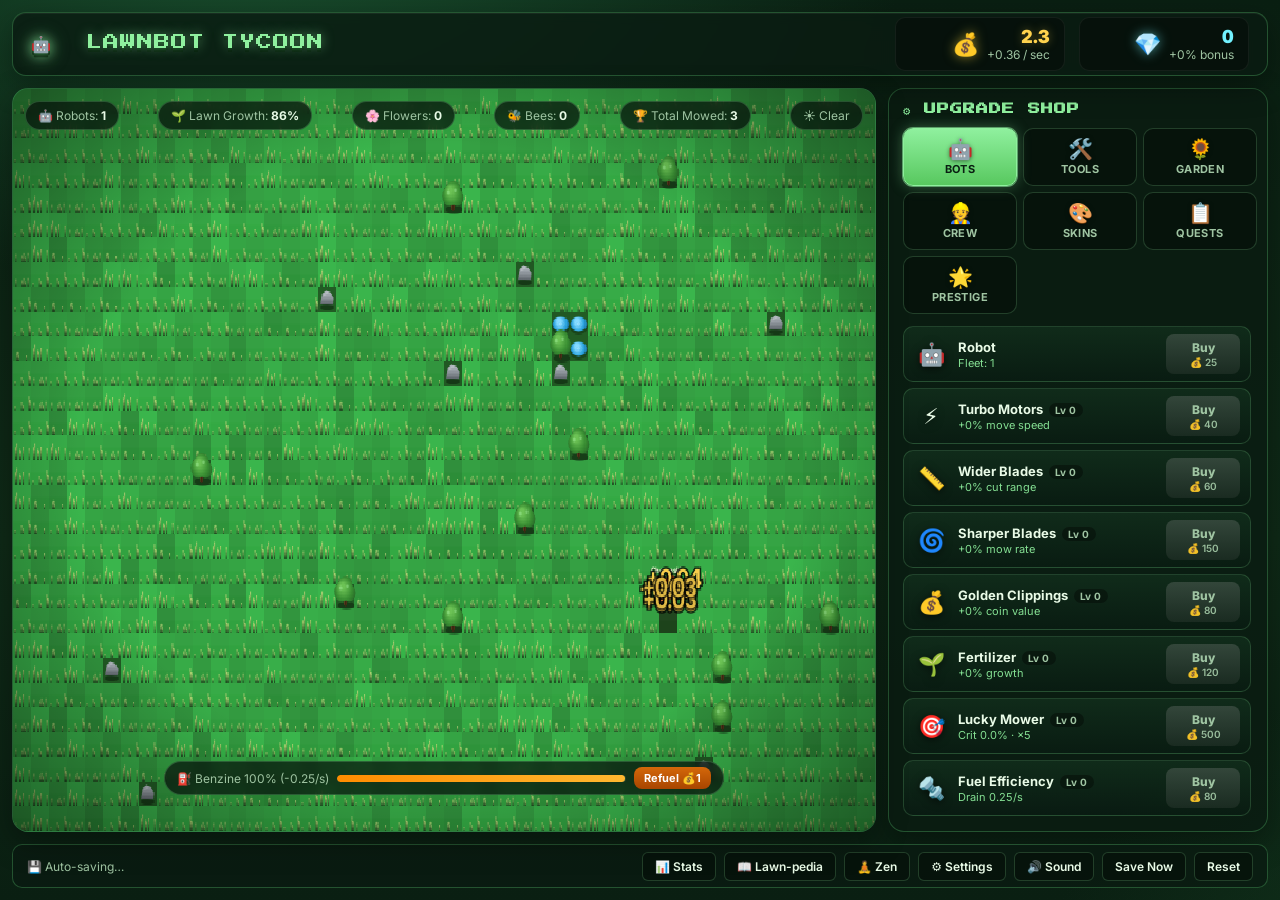
<file: index.html>
<!DOCTYPE html>
<html lang="en">
<head>
<meta charset="UTF-8" />
<meta name="viewport" content="width=device-width, initial-scale=1.0" />
<title>LawnBot Tycoon — Idle Robotic Lawn Empire</title>
<link rel="preconnect" href="https://fonts.googleapis.com">
<link rel="preconnect" href="https://fonts.gstatic.com" crossorigin>
<link href="https://fonts.googleapis.com/css2?family=Press+Start+2P&family=Inter:wght@400;500;700;900&display=swap" rel="stylesheet">
<link rel="icon" href="data:image/svg+xml,%3Csvg xmlns='http://www.w3.org/2000/svg' viewBox='0 0 100 100'%3E%3Ctext y='.9em' font-size='90'%3E%F0%9F%A4%96%3C/text%3E%3C/svg%3E">
<link rel="stylesheet" href="styles.css">
</head>
<body>
  <div id="app">
    <header class="top">
      <div class="title">
        <span class="emoji">🤖</span>&nbsp; LAWNBOT TYCOON
      </div>
      <div class="currencies">
        <div class="currency coin" id="coinBox">
          <span class="ico">💰</span>
          <div style="display:flex; flex-direction:column; align-items:flex-end;">
            <span class="amt" id="coinAmt">0</span>
            <span class="rate" id="coinRate">+0 / sec</span>
          </div>
        </div>
        <div class="currency gem" id="gemBox">
          <span class="ico">💎</span>
          <div style="display:flex; flex-direction:column; align-items:flex-end;">
            <span class="amt" id="gemAmt">0</span>
            <span class="rate" id="gemBonus">+0% bonus</span>
          </div>
        </div>
      </div>
    </header>

    <main class="stage">
      <canvas id="lawn"></canvas>
      <div class="stage-overlay"></div>
      <div class="stage-hud">
        <div class="hud-pills">
          <div class="hud-pill">🤖 Robots: <b id="hudRobots">1</b></div>
          <div class="hud-pill">🌱 Lawn Growth: <b id="hudGrass">0%</b></div>
          <div class="hud-pill">🌸 Flowers: <b id="hudFlowers">0</b></div>
          <div class="hud-pill">🐝 Bees: <b id="hudBees">0</b></div>
          <div class="hud-pill">🏆 Total Mowed: <b id="hudTotal">0</b></div>
          <div class="hud-pill" id="hudAtmo" title="Weather and time of day">☀️ Clear</div>
          <div class="hud-pill" id="hudBuffs" style="display:none" title="Active buffs"></div>
        </div>
      </div>
      <div class="stage-hud-bottom">
        <div class="hud-fuel">
          <span id="hudFuelLabel">⛽ 100%</span>
          <div class="fuel-track"><div class="fuel-bar" id="hudFuelBar"></div></div>
          <button id="refuelBtn">Refuel <span id="refuelCost"></span></button>
        </div>
        <div class="hud-quest" id="questBanner" style="display:none;"></div>
        <div class="hud-quest hud-event" id="eventBanner" style="display:none;"></div>
      </div>
      <div id="newsTicker" class="news-ticker" style="display:none;">
        <div class="news-track" id="newsTrack"></div>
      </div>
    </main>

    <aside class="shop">
      <h2>⚙️ UPGRADE SHOP</h2>
      <div class="tabs">
        <button class="tab active" data-tab="upgrades"><span class="tab-ico">🤖</span><span class="tab-label">Bots</span></button>
        <button class="tab" data-tab="tools"><span class="tab-ico">🛠️</span><span class="tab-label">Tools</span></button>
        <button class="tab" data-tab="areas"><span class="tab-ico">🗺️</span><span class="tab-label">Areas</span></button>
        <button class="tab" data-tab="garden"><span class="tab-ico">🌻</span><span class="tab-label">Garden</span></button>
        <button class="tab" data-tab="crew"><span class="tab-ico">👷</span><span class="tab-label">Crew</span></button>
        <button class="tab" data-tab="skins"><span class="tab-ico">🎨</span><span class="tab-label">Skins</span></button>
        <button class="tab" data-tab="quests"><span class="tab-ico">📋</span><span class="tab-label">Quests</span></button>
        <button class="tab" data-tab="gemshop"><span class="tab-ico">💎</span><span class="tab-label">Gems</span></button>
        <button class="tab" data-tab="rubyshop"><span class="tab-ico">♦️</span><span class="tab-label">Rubies</span></button>
        <button class="tab" data-tab="prestige"><span class="tab-ico">🌟</span><span class="tab-label">Prestige</span></button>
      </div>
      <div class="upgrades" id="shopList"></div>
    </aside>

    <footer class="bottom">
      <span id="saveStatus">💾 Auto-saving…</span>
      <div class="actions">
        <button id="statsBtn" title="View stats">📊 Stats</button>
        <button id="pediaBtn" title="Lawn-pedia — collection log">📖 Lawn-pedia</button>
        <button id="zenBtn" title="Zen Mode — fullscreen, no refueling">🧘 Zen</button>
        <button id="settingsBtn" title="Settings">⚙️ Settings</button>
        <button id="muteBtn">🔊 Sound</button>
        <button id="saveBtn">Save Now</button>
        <button id="resetBtn" class="danger">Reset</button>
      </div>
    </footer>
    <button id="zenExit" title="Exit Zen (Esc) · Press P to save a snapshot">✕ Exit Zen</button>
  </div>

  <div id="toasts"></div>

  <script type="module" src="js/main.js"></script>
</body>
</html>
</file>
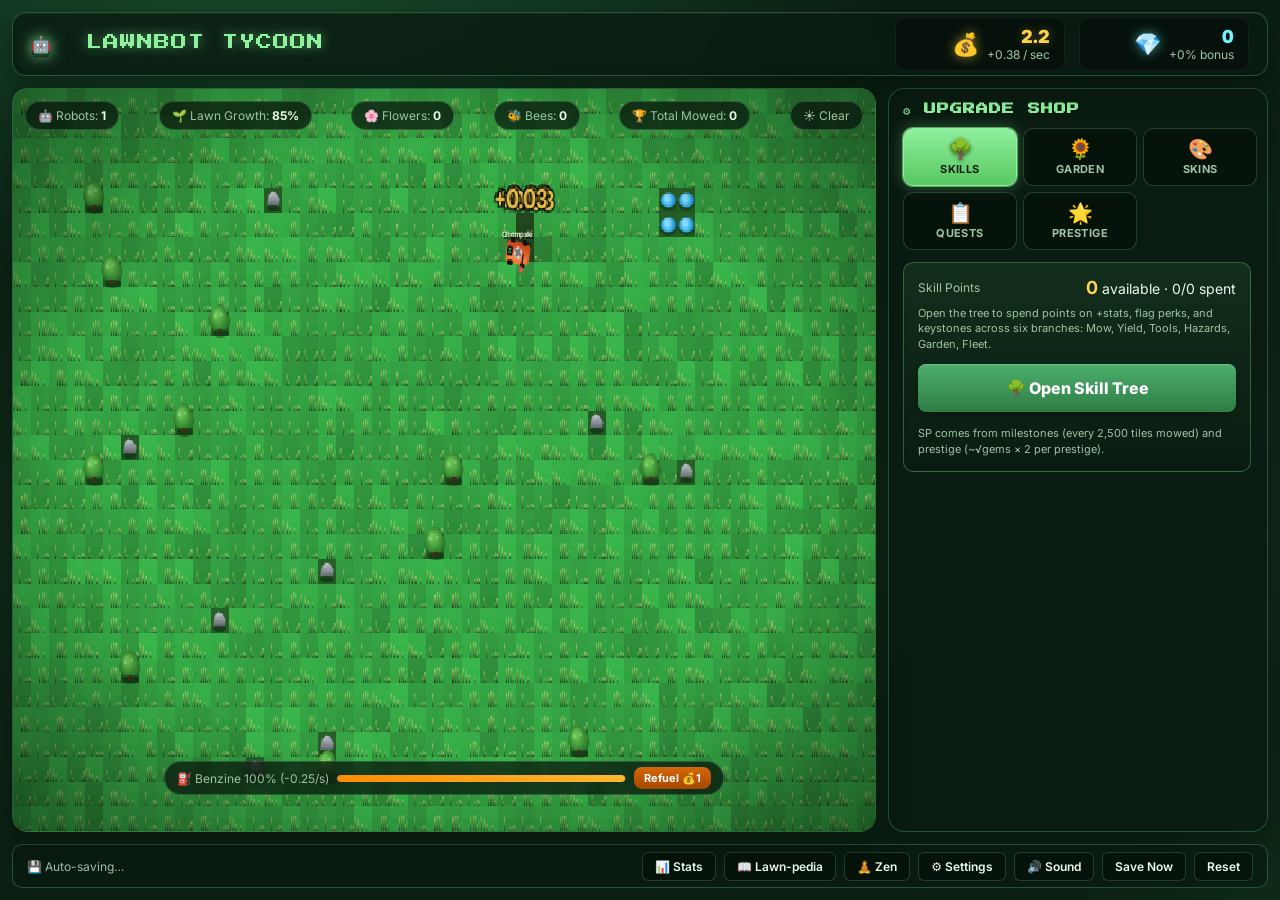
<file: pr-preview/pr-4/index.html>
<!DOCTYPE html>
<html lang="en">
<head>
<meta charset="UTF-8" />
<meta name="viewport" content="width=device-width, initial-scale=1.0" />
<title>LawnBot Tycoon — Idle Robotic Lawn Empire</title>
<link rel="preconnect" href="https://fonts.googleapis.com">
<link rel="preconnect" href="https://fonts.gstatic.com" crossorigin>
<link href="https://fonts.googleapis.com/css2?family=Press+Start+2P&family=Inter:wght@400;500;700;900&display=swap" rel="stylesheet">
<link rel="icon" href="data:image/svg+xml,%3Csvg xmlns='http://www.w3.org/2000/svg' viewBox='0 0 100 100'%3E%3Ctext y='.9em' font-size='90'%3E%F0%9F%A4%96%3C/text%3E%3C/svg%3E">
<link rel="stylesheet" href="styles.css">
</head>
<body>
  <div id="app">
    <header class="top">
      <div class="title">
        <span class="emoji">🤖</span>&nbsp; LAWNBOT TYCOON
      </div>
      <div class="currencies">
        <div class="currency coin" id="coinBox">
          <span class="ico">💰</span>
          <div style="display:flex; flex-direction:column; align-items:flex-end;">
            <span class="amt" id="coinAmt">0</span>
            <span class="rate" id="coinRate">+0 / sec</span>
          </div>
        </div>
        <div class="currency gem" id="gemBox">
          <span class="ico">💎</span>
          <div style="display:flex; flex-direction:column; align-items:flex-end;">
            <span class="amt" id="gemAmt">0</span>
            <span class="rate" id="gemBonus">+0% bonus</span>
          </div>
        </div>
      </div>
    </header>

    <main class="stage">
      <canvas id="lawn"></canvas>
      <div class="stage-overlay"></div>
      <div class="stage-hud">
        <div class="hud-pills">
          <div class="hud-pill">🤖 Robots: <b id="hudRobots">1</b></div>
          <div class="hud-pill">🌱 Lawn Growth: <b id="hudGrass">0%</b></div>
          <div class="hud-pill">🌸 Flowers: <b id="hudFlowers">0</b></div>
          <div class="hud-pill">🐝 Bees: <b id="hudBees">0</b></div>
          <div class="hud-pill">🏆 Total Mowed: <b id="hudTotal">0</b></div>
          <div class="hud-pill" id="hudAtmo" title="Weather and time of day">☀️ Clear</div>
          <div class="hud-pill" id="hudBuffs" style="display:none" title="Active buffs"></div>
        </div>
      </div>
      <div class="stage-hud-bottom">
        <div class="hud-fuel">
          <span id="hudFuelLabel">⛽ 100%</span>
          <div class="fuel-track"><div class="fuel-bar" id="hudFuelBar"></div></div>
          <button id="refuelBtn">Refuel <span id="refuelCost"></span></button>
        </div>
        <div class="hud-quest" id="questBanner" style="display:none;"></div>
        <div class="hud-quest hud-event" id="eventBanner" style="display:none;"></div>
      </div>
      <div id="newsTicker" class="news-ticker" style="display:none;">
        <div class="news-track" id="newsTrack"></div>
      </div>
    </main>

    <aside class="shop">
      <h2>⚙️ UPGRADE SHOP</h2>
      <div class="tabs">
        <button class="tab active" data-tab="skills"><span class="tab-ico">🌳</span><span class="tab-label">Skills</span></button>
        <button class="tab" data-tab="areas"><span class="tab-ico">🗺️</span><span class="tab-label">Areas</span></button>
        <button class="tab" data-tab="garden"><span class="tab-ico">🌻</span><span class="tab-label">Garden</span></button>
        <button class="tab" data-tab="skins"><span class="tab-ico">🎨</span><span class="tab-label">Skins</span></button>
        <button class="tab" data-tab="quests"><span class="tab-ico">📋</span><span class="tab-label">Quests</span></button>
        <button class="tab" data-tab="gemshop"><span class="tab-ico">💎</span><span class="tab-label">Gems</span></button>
        <button class="tab" data-tab="rubyshop"><span class="tab-ico">♦️</span><span class="tab-label">Rubies</span></button>
        <button class="tab" data-tab="prestige"><span class="tab-ico">🌟</span><span class="tab-label">Prestige</span></button>
      </div>
      <div class="upgrades" id="shopList"></div>
    </aside>

    <footer class="bottom">
      <span id="saveStatus">💾 Auto-saving…</span>
      <div class="actions">
        <button id="statsBtn" title="View stats">📊 Stats</button>
        <button id="pediaBtn" title="Lawn-pedia — collection log">📖 Lawn-pedia</button>
        <button id="zenBtn" title="Zen Mode — fullscreen, no refueling">🧘 Zen</button>
        <button id="settingsBtn" title="Settings">⚙️ Settings</button>
        <button id="muteBtn">🔊 Sound</button>
        <button id="saveBtn">Save Now</button>
        <button id="resetBtn" class="danger">Reset</button>
      </div>
    </footer>
    <button id="zenExit" title="Exit Zen (Esc) · Press P to save a snapshot">✕ Exit Zen</button>
  </div>

  <div id="toasts"></div>

  <script type="module" src="js/main.js"></script>
</body>
</html>
</file>
<file: styles.css>
:root {
  --bg-0: #0a1f12;
  --bg-1: #0f2a17;
  --bg-2: #143a1f;
  --grass-dark: #1e5d2c;
  --grass-mid: #2d8a3f;
  --grass-light: #58c85f;
  --grass-xlight: #8ff09e;
  --gold: #ffd34e;
  --gold-glow: #ffba1a;
  --gem: #72f2ff;
  --gem-glow: #3bd4ff;
  --ink: #e9fbe7;
  --ink-dim: #9fc4a2;
  --panel: rgba(10, 28, 18, 0.82);
  --panel-b: rgba(104, 224, 131, 0.28);
  --btn: linear-gradient(180deg, #2ea04a 0%, #1b6c31 100%);
  --btn-hover: linear-gradient(180deg, #3fc15d 0%, #22823b 100%);
  --btn-disabled: linear-gradient(180deg, #33463a 0%, #1a2b21 100%);
  --danger: linear-gradient(180deg, #d83a3a 0%, #7a1e1e 100%);
}
* { box-sizing: border-box; margin: 0; padding: 0; }
html, body { width: 100%; height: 100%; overflow: hidden; }
body {
  font-family: 'Inter', system-ui, sans-serif;
  color: var(--ink);
  background:
    radial-gradient(1200px 700px at 20% -10%, #1a5230 0%, transparent 55%),
    radial-gradient(900px 600px at 120% 110%, #143a1f 0%, transparent 55%),
    linear-gradient(180deg, var(--bg-0) 0%, var(--bg-1) 60%, var(--bg-0) 100%);
  user-select: none;
  -webkit-user-select: none;
}
button { font-family: inherit; color: inherit; cursor: pointer; }

/* ---------- Layout ---------- */
#app {
  position: fixed; inset: 0;
  display: grid;
  grid-template-rows: 64px 1fr 44px;
  grid-template-columns: 1fr 380px;
  grid-template-areas:
    "header header"
    "stage  shop"
    "footer footer";
  gap: 12px;
  padding: 12px;
}
header.top {
  grid-area: header;
  display: flex; align-items: center; justify-content: space-between;
  padding: 0 18px;
  background: var(--panel);
  border: 1px solid var(--panel-b);
  border-radius: 14px;
  backdrop-filter: blur(6px);
  box-shadow: 0 10px 30px rgba(0,0,0,0.35), inset 0 1px 0 rgba(255,255,255,0.05);
}
.title {
  font-family: 'Press Start 2P', monospace;
  font-size: 16px;
  letter-spacing: 1px;
  color: var(--grass-xlight);
  text-shadow:
    0 0 12px rgba(143, 240, 158, 0.55),
    0 2px 0 #082a11,
    0 4px 0 #061e0c;
}
.title .emoji { filter: drop-shadow(0 0 8px rgba(143, 240, 158, 0.5)); }
.currencies { display: flex; gap: 14px; align-items: center; }
.currency {
  display: flex; align-items: center; gap: 8px;
  padding: 8px 14px;
  border-radius: 10px;
  background: rgba(0,0,0,0.35);
  border: 1px solid rgba(255,255,255,0.06);
  min-width: 170px;
  justify-content: flex-end;
}
.currency .ico { font-size: 22px; line-height: 1; filter: drop-shadow(0 0 6px rgba(255,215,64,0.55)); }
.currency.gem .ico { filter: drop-shadow(0 0 6px rgba(114,242,255,0.55)); }
.currency .amt { font-weight: 900; font-variant-numeric: tabular-nums; font-size: 18px; }
.currency.gem .amt { color: var(--gem); }
.currency.coin .amt { color: var(--gold); text-shadow: 0 0 10px rgba(255,211,78,0.35); }
.currency .rate { color: var(--ink-dim); font-size: 12px; }

main.stage {
  grid-area: stage;
  position: relative;
  border-radius: 16px;
  overflow: hidden;
  border: 1px solid var(--panel-b);
  background:
    radial-gradient(ellipse at 30% 20%, #1f6a34 0%, #113d1d 60%, #0a2612 100%);
  box-shadow: inset 0 0 80px rgba(0,0,0,0.45), 0 10px 30px rgba(0,0,0,0.35);
}
canvas#lawn {
  display: block; width: 100%; height: 100%;
  image-rendering: pixelated;
}
.stage-overlay {
  position: absolute; inset: 0;
  pointer-events: none;
  background:
    radial-gradient(ellipse at center, transparent 60%, rgba(0,0,0,0.45) 100%);
}

.stage-hud {
  position: absolute; top: 12px; left: 12px; right: 12px;
  display: flex; flex-direction: column; gap: 8px;
  pointer-events: none;
}
.stage-hud-bottom {
  position: absolute; bottom: 36px; left: 12px; right: 12px;
  display: flex; justify-content: center; flex-wrap: wrap; gap: 8px;
  pointer-events: none;
}
.stage-hud-bottom .hud-fuel {
  min-width: min(560px, 100%);
  max-width: 720px;
}
.hud-pills {
  display: flex; justify-content: space-between; gap: 10px;
}
.hud-pill {
  background: rgba(5,15,10,0.7);
  border: 1px solid rgba(143,240,158,0.22);
  border-radius: 999px;
  padding: 6px 12px;
  font-size: 12px; color: var(--ink-dim);
  backdrop-filter: blur(4px);
}
.hud-pill b { color: var(--ink); font-weight: 700; }
.hud-fuel {
  display: flex; align-items: center; gap: 8px;
  background: rgba(5,15,10,0.7);
  border: 1px solid rgba(143,240,158,0.22);
  border-radius: 999px;
  padding: 5px 12px;
  font-size: 12px; color: var(--ink-dim);
  backdrop-filter: blur(4px);
  pointer-events: auto;
}
.fuel-track {
  flex: 1; height: 7px;
  background: rgba(255,255,255,0.1);
  border-radius: 999px; overflow: hidden;
}
.fuel-bar {
  height: 100%; border-radius: 999px;
  transition: width 0.25s, background 0.4s;
  background: linear-gradient(90deg, #ff8c00, #ffb830);
  width: 100%;
}
#refuelBtn {
  background: linear-gradient(180deg, #d4680a, #a84500);
  border: none; border-radius: 8px;
  padding: 4px 10px; font-size: 11px;
  color: white; font-weight: 700;
  cursor: pointer; transition: filter .1s;
  white-space: nowrap;
}
#refuelBtn:hover:not(:disabled) { filter: brightness(1.25); }
#refuelBtn:disabled { opacity: 0.35; cursor: not-allowed; }

.hud-quest {
  display: flex; align-items: center; gap: 10px;
  background: linear-gradient(90deg, rgba(255,211,78,0.22), rgba(88,200,95,0.18));
  border: 1px solid rgba(255,211,78,0.5);
  border-radius: 999px;
  padding: 5px 12px;
  font-size: 12px; color: var(--ink);
  backdrop-filter: blur(4px);
  pointer-events: auto;
  box-shadow: 0 0 12px rgba(255,211,78,0.15);
}
.hud-quest .q-name { font-weight: 700; color: #ffd34e; white-space: nowrap; }
.hud-quest .q-title { flex: 1; white-space: nowrap; overflow: hidden; text-overflow: ellipsis; color: var(--ink); }
.hud-quest .q-bar {
  width: 120px; height: 6px;
  background: rgba(0,0,0,0.4);
  border-radius: 999px; overflow: hidden;
}
.hud-quest .q-fill {
  height: 100%; background: linear-gradient(90deg, #ffd34e, #8ff09e);
  transition: width 0.25s;
}
.hud-quest .q-progress, .hud-quest .q-time, .hud-quest .q-reward {
  font-variant-numeric: tabular-nums; color: var(--ink-dim); white-space: nowrap;
}
.hud-quest .q-reward { color: #ffd34e; font-weight: 700; }
.hud-event {
  background: linear-gradient(90deg, rgba(255,140,80,0.22), rgba(255,211,78,0.22));
  border-color: rgba(255,170,80,0.55);
  box-shadow: 0 0 12px rgba(255,170,80,0.15);
}
.hud-event .q-name { color: #ffb070; }
.hud-event .ev-action {
  background: linear-gradient(180deg,#3bd4ff,#0a8cb8);
  border: 0; border-radius: 8px; padding: 4px 10px;
  font-size: 11px; color: white; font-weight: 700; cursor: pointer;
  white-space: nowrap;
}
.hud-event .ev-action:hover:not(:disabled) { filter: brightness(1.2); }
.hud-event .ev-action:disabled { opacity: 0.4; cursor: not-allowed; }

.news-ticker {
  position: absolute;
  left: 0; right: 0; bottom: 0;
  overflow: hidden;
  height: 22px;
  background: rgba(0,0,0,0.55);
  border-top: 1px solid rgba(143,240,158,0.25);
  border-bottom: 1px solid rgba(143,240,158,0.25);
  font-size: 12px;
  color: #cfead6;
  font-family: 'Press Start 2P', monospace;
  letter-spacing: 0.5px;
  pointer-events: none;
}
.news-track {
  display: inline-block;
  white-space: nowrap;
  padding-left: 100%;
  animation: news-scroll 60s linear infinite;
  line-height: 22px;
}
.news-track .item { padding: 0 32px; }
.news-track .item.alert { color: #ffd34e; }
.news-track .item.danger { color: #ff7676; }
.news-track .item.win { color: #8ff09e; }
@keyframes news-scroll {
  from { transform: translateX(0); }
  to   { transform: translateX(-100%); }
}

.quest-offer .modal { border: 2px solid rgba(255,211,78,0.6); }
.quest-offer .modal .big { color: #ffd34e; font-size: 20px; margin: 12px 0; }
.quest-offer button#qAccept {
  background: var(--btn); color: white; font-weight: 800;
  border: 0; border-radius: 10px; padding: 10px 18px;
  box-shadow: 0 2px 0 #0a2612;
}
.quest-offer button#qAccept:hover { background: var(--btn-hover); }
.quest-offer button#qDecline {
  background: var(--danger); color: white; font-weight: 800;
  border: 0; border-radius: 10px; padding: 10px 18px;
}

aside.shop {
  grid-area: shop;
  background: var(--panel);
  border: 1px solid var(--panel-b);
  border-radius: 16px;
  padding: 14px 10px 14px 14px;
  display: flex; flex-direction: column;
  min-height: 0;
  box-shadow: 0 10px 30px rgba(0,0,0,0.35);
}
.shop h2 {
  font-family: 'Press Start 2P', monospace;
  font-size: 12px;
  color: var(--grass-xlight);
  margin-bottom: 10px;
  letter-spacing: 1px;
}
.tabs {
  display: grid;
  grid-template-columns: repeat(3, 1fr);
  gap: 6px;
  margin-bottom: 12px;
}
.tab {
  border: 1px solid rgba(143,240,158,0.2);
  background: rgba(0,0,0,0.3);
  color: var(--ink-dim);
  padding: 10px 6px 9px;
  border-radius: 10px;
  font-weight: 700; font-size: 12px;
  transition: background .15s, border-color .15s, color .15s, transform .08s;
  white-space: nowrap;
  overflow: hidden;
  text-overflow: ellipsis;
  display: flex;
  flex-direction: column;
  align-items: center;
  justify-content: center;
  gap: 3px;
  min-height: 56px;
}
.tab .tab-ico { font-size: 20px; line-height: 1; filter: drop-shadow(0 1px 2px rgba(0,0,0,0.5)); }
.tab .tab-label { font-size: 11px; letter-spacing: 0.4px; text-transform: uppercase; }
.tab.active {
  background: linear-gradient(180deg, var(--grass-xlight), var(--grass-light));
  color: var(--bg-0);
  border-color: var(--grass-xlight);
  box-shadow: 0 0 0 1px rgba(143,240,158,0.55), 0 0 14px rgba(143,240,158,0.35);
}
.tab:hover { color: var(--ink); border-color: rgba(143,240,158,0.45); }
.tab.active:hover { color: var(--bg-0); border-color: var(--grass-xlight); }
.tab:active { transform: translateY(1px); }

.upgrades { overflow-y: auto; padding-right: 6px; flex: 1; scrollbar-width: thin; scrollbar-color: #2d8a3f transparent; }
.upgrades::-webkit-scrollbar { width: 8px; }
.upgrades::-webkit-scrollbar-thumb { background: rgba(143,240,158,0.3); border-radius: 4px; }
.buy-mode-hint {
  font-size: 11px; font-weight: 700;
  letter-spacing: 0.4px;
  color: #0a1f12;
  background: linear-gradient(180deg, #ffd34e, #ffba1a);
  padding: 6px 10px;
  border-radius: 8px;
  margin-bottom: 8px;
  text-align: center;
  box-shadow: 0 0 0 1px rgba(255,211,78,0.35), 0 0 14px rgba(255,211,78,0.2);
}

.upgrade {
  background: linear-gradient(180deg, rgba(20,50,30,0.7), rgba(10,28,18,0.7));
  border: 1px solid rgba(143,240,158,0.18);
  border-radius: 10px;
  padding: 7px 10px;
  margin-bottom: 6px;
  display: grid;
  grid-template-columns: 34px 1fr auto;
  gap: 10px;
  align-items: center;
  transition: border-color .15s, transform .1s;
}
.upgrade.maxed { opacity: 0.78; }
.upgrade:hover { border-color: rgba(143,240,158,0.4); }
.upgrade.affordable { border-color: rgba(255,211,78,0.45); box-shadow: 0 0 0 1px rgba(255,211,78,0.15), 0 0 16px rgba(255,211,78,0.08); }
.upgrade.active { border-color: rgba(143,240,158,0.55); box-shadow: 0 0 0 1px rgba(143,240,158,0.25), 0 0 16px rgba(143,240,158,0.12); }
.upgrade .icon {
  font-size: 22px; text-align: center;
  filter: drop-shadow(0 2px 4px rgba(0,0,0,0.6));
}
.upgrade .info { min-width: 0; }
.upgrade .name { font-weight: 700; font-size: 13px; display: flex; align-items: baseline; gap: 6px; }
.upgrade .name .lvl {
  font-weight: 700; font-size: 10px; color: var(--ink-dim);
  background: rgba(0,0,0,0.35);
  padding: 1px 6px; border-radius: 999px;
  letter-spacing: 0.4px;
}
.upgrade .effect { color: var(--grass-xlight); font-size: 11px; margin-top: 1px; opacity: 0.92; }
.upgrade .buy {
  border: 0;
  border-radius: 8px;
  padding: 6px 10px;
  background: var(--btn);
  color: white;
  font-weight: 800; font-size: 12px;
  min-width: 74px;
  transition: transform .08s, filter .1s;
  box-shadow: 0 2px 0 #0a2612, 0 4px 10px rgba(0,0,0,0.4);
}
.upgrade .buy:hover:not(:disabled) { background: var(--btn-hover); }
.upgrade .buy:active { transform: translateY(1px); }
.upgrade .buy:disabled { background: var(--btn-disabled); color: var(--ink-dim); cursor: not-allowed; box-shadow: none; }
.upgrade .buy .cost { display: block; font-size: 10px; font-weight: 600; opacity: 0.95; margin-top: 1px; }

/* ---------- Crew skill tree ---------- */
.crew-tree {
  position: relative;
  width: 100%;
  height: 400px;
  max-width: 360px;
  margin: 0 auto 12px;
}
.crew-connectors {
  position: absolute; inset: 0;
  width: 100%; height: 100%;
  pointer-events: none;
}
.crew-node {
  position: absolute;
  width: 62px;
  transform: translate(-50%, -50%);
  background: linear-gradient(180deg, rgba(20,50,30,0.85), rgba(10,28,18,0.85));
  border: 1.5px solid rgba(143,240,158,0.3);
  border-radius: 10px;
  padding: 4px 4px 4px;
  text-align: center;
  cursor: default;
  transition: transform .1s, border-color .15s, box-shadow .15s;
  backdrop-filter: blur(3px);
  left: calc(var(--px, 0) * 1%);
}
.crew-node .crew-icon {
  font-size: 18px;
  line-height: 1;
  filter: drop-shadow(0 2px 4px rgba(0,0,0,0.5));
}
.crew-node .crew-name {
  font-weight: 800;
  font-size: 9px;
  margin-top: 2px;
  color: var(--ink);
  line-height: 1.1;
}
.crew-node .crew-desc {
  font-size: 8px;
  color: var(--ink-dim);
  line-height: 1.15;
  margin-top: 2px;
  min-height: 28px;
}
.crew-node .crew-cost {
  font-size: 8.5px;
  font-weight: 700;
  margin-top: 2px;
  color: var(--gold);
}
.crew-node.locked {
  opacity: 0.45;
  filter: grayscale(0.7);
}
.crew-node.locked .crew-cost { color: #888; }
.crew-node.owned {
  border-color: rgba(255,211,78,0.75);
  box-shadow: 0 0 0 1px rgba(255,211,78,0.3), 0 0 18px rgba(255,211,78,0.25);
  background: linear-gradient(180deg, rgba(60,50,20,0.8), rgba(30,20,5,0.85));
}
.crew-node.owned .crew-cost { color: var(--grass-xlight); }
.crew-node.buyable {
  cursor: pointer;
  border-color: rgba(255,211,78,0.75);
  animation: crewPulse 1.8s ease-in-out infinite;
}
.crew-node.buyable:hover {
  transform: translate(-50%, -50%) scale(1.06);
  box-shadow: 0 0 0 2px rgba(255,211,78,0.4), 0 0 24px rgba(255,211,78,0.35);
}
@keyframes crewPulse {
  0%, 100% { box-shadow: 0 0 0 0 rgba(255,211,78,0.0); }
  50%      { box-shadow: 0 0 0 2px rgba(255,211,78,0.3), 0 0 16px rgba(255,211,78,0.3); }
}

/* ---------- Skin gallery ---------- */
.skin-grid {
  display: grid;
  grid-template-columns: repeat(2, 1fr);
  gap: 8px;
  padding-bottom: 8px;
}
.skin-card {
  background: linear-gradient(180deg, rgba(20,50,30,0.7), rgba(10,28,18,0.7));
  border: 1.5px solid rgba(143,240,158,0.2);
  border-radius: 12px;
  padding: 10px 8px;
  text-align: center;
  cursor: default;
  transition: transform .08s, border-color .15s, box-shadow .15s;
}
.skin-card.owned { cursor: pointer; }
.skin-card.owned:hover { transform: translateY(-2px); border-color: rgba(255,211,78,0.6); }
.skin-card.active {
  border-color: rgba(143,240,158,0.85);
  box-shadow: 0 0 0 1px rgba(143,240,158,0.3), 0 0 20px rgba(143,240,158,0.25);
}
.skin-card.locked {
  opacity: 0.55;
  filter: grayscale(0.4);
}
.skin-preview {
  display: flex; align-items: center; justify-content: center;
  height: 56px;
  margin-bottom: 6px;
}
.skin-chip {
  width: 56px; height: 38px;
  border-radius: 8px;
  border: 2px solid rgba(0,0,0,0.45);
  position: relative;
  box-shadow: inset 0 -6px 10px rgba(0,0,0,0.2), 0 2px 6px rgba(0,0,0,0.4);
}
.skin-chip .skin-dot {
  position: absolute;
  top: -5px; left: 4px;
  width: 5px; height: 10px;
  border-radius: 2px;
  box-shadow: 0 0 3px rgba(255,255,255,0.4);
}
.skin-chip .skin-panel {
  position: absolute;
  top: 6px; right: 4px;
  width: 12px; height: 24px;
  border-radius: 3px;
  opacity: 0.85;
}
.skin-silhouette {
  width: 56px; height: 38px;
  border-radius: 8px;
  background: rgba(0,0,0,0.4);
  border: 2px dashed rgba(143,240,158,0.25);
  display: flex; align-items: center; justify-content: center;
  color: var(--ink-dim);
  font-weight: 900;
  font-size: 22px;
}
.skin-name { font-weight: 800; font-size: 12px; color: var(--ink); }
.skin-rarity { font-size: 9px; font-weight: 900; letter-spacing: 1px; margin-top: 1px; }
.skin-action {
  margin-top: 5px;
  font-size: 11px;
  color: var(--ink-dim);
  font-weight: 700;
}
.skin-card.active .skin-action { color: var(--grass-xlight); }
.skin-modal-preview { display: flex; justify-content: center; margin: 8px 0; }
.skin-modal-preview .skin-chip { width: 120px; height: 80px; }

/* Mowing Patterns */
.pattern-grid {
  display: grid;
  grid-template-columns: 1fr 1fr;
  gap: 8px;
  padding-bottom: 8px;
}
.pattern-card {
  background: linear-gradient(180deg, rgba(20,50,30,0.7), rgba(10,28,18,0.7));
  border: 1.5px solid rgba(143,240,158,0.2);
  border-radius: 12px;
  padding: 8px;
  display: flex;
  gap: 8px;
  align-items: center;
  transition: transform .08s, border-color .15s, box-shadow .15s;
  cursor: default;
}
.pattern-card.owned { cursor: pointer; }
.pattern-card.owned:hover,
.pattern-card.affordable:hover { transform: translateY(-1px); border-color: rgba(255,211,78,0.55); }
.pattern-card.affordable {
  cursor: pointer;
  border-color: rgba(255,211,78,0.45);
  box-shadow: 0 0 0 1px rgba(255,211,78,0.1), 0 0 14px rgba(255,211,78,0.1);
}
.pattern-card.locked { opacity: 0.7; filter: grayscale(0.25); }
.pattern-card.active {
  border-color: rgba(143,240,158,0.85);
  box-shadow: 0 0 0 1px rgba(143,240,158,0.3), 0 0 18px rgba(143,240,158,0.25);
}
canvas.pattern-preview {
  width: 56px; height: 56px;
  border-radius: 6px;
  image-rendering: pixelated;
  flex-shrink: 0;
  border: 1px solid rgba(0,0,0,0.45);
  box-shadow: inset 0 -6px 10px rgba(0,0,0,0.25);
}
.pattern-meta { min-width: 0; flex: 1; }
.pattern-name { font-weight: 800; font-size: 12px; color: var(--ink); }
.pattern-desc { font-size: 10.5px; color: var(--ink-dim); line-height: 1.3; margin-top: 2px; }
.pattern-action {
  margin-top: 4px;
  font-size: 10.5px; font-weight: 800;
  color: var(--ink-dim);
  letter-spacing: 0.3px;
}
.pattern-card.active .pattern-action { color: var(--grass-xlight); }
.pattern-card.affordable .pattern-action { color: var(--gold); }

.prestige {
  background: linear-gradient(180deg, rgba(60, 20, 90, 0.6), rgba(20, 10, 40, 0.7));
  border: 1px solid rgba(114, 242, 255, 0.35);
  border-radius: 12px;
  padding: 14px;
  text-align: center;
  margin-bottom: 10px;
}
.prestige h3 {
  font-family: 'Press Start 2P', monospace;
  font-size: 11px; letter-spacing: 1px;
  color: var(--gem);
  margin-bottom: 6px;
  text-shadow: 0 0 10px rgba(114,242,255,0.5);
}
.prestige p { font-size: 12px; color: var(--ink-dim); margin-bottom: 10px; }
.prestige .gain { color: var(--gem); font-weight: 800; font-size: 18px; text-shadow: 0 0 10px rgba(114,242,255,0.4); }
.prestige button {
  border: 0; border-radius: 10px;
  padding: 10px 14px;
  background: linear-gradient(180deg, #3bd4ff, #117fbf);
  color: white; font-weight: 800; width: 100%;
  box-shadow: 0 4px 14px rgba(59,212,255,0.35);
}
.prestige button:disabled { background: var(--btn-disabled); color: var(--ink-dim); cursor: not-allowed; box-shadow: none; }

footer.bottom {
  grid-area: footer;
  display: flex; align-items: center; justify-content: space-between;
  padding: 0 14px;
  background: var(--panel);
  border: 1px solid var(--panel-b);
  border-radius: 10px;
  font-size: 12px; color: var(--ink-dim);
}
footer .actions { display: flex; gap: 8px; }
footer button {
  border: 1px solid rgba(143,240,158,0.2);
  background: rgba(0,0,0,0.3);
  color: var(--ink);
  padding: 6px 12px;
  border-radius: 6px;
  font-size: 12px; font-weight: 600;
  transition: all .1s;
}
footer button:hover { background: rgba(88,200,95,0.15); border-color: rgba(143,240,158,0.45); }
footer button.danger:hover { background: rgba(216,58,58,0.2); border-color: rgba(216,58,58,0.45); }

/* ---------- Modal ---------- */
.modal-backdrop {
  position: fixed; inset: 0;
  background: rgba(0,0,0,0.7);
  display: flex; align-items: center; justify-content: center;
  z-index: 100;
  backdrop-filter: blur(6px);
  animation: fadeIn .2s ease-out;
}
.modal {
  background: linear-gradient(180deg, #14351e 0%, #0a1f12 100%);
  border: 1px solid rgba(143,240,158,0.35);
  border-radius: 16px;
  padding: 28px;
  max-width: 500px;
  text-align: center;
  box-shadow: 0 20px 60px rgba(0,0,0,0.6), 0 0 30px rgba(88,200,95,0.2);
  animation: modalIn .3s cubic-bezier(0.18, 0.89, 0.32, 1.28);
}
.modal h2 {
  font-family: 'Press Start 2P', monospace;
  color: var(--grass-xlight);
  margin-bottom: 12px;
  font-size: 14px;
}
.modal p { color: var(--ink-dim); margin-bottom: 16px; line-height: 1.5; }
.modal .big {
  font-size: 32px; font-weight: 900;
  color: var(--gold);
  text-shadow: 0 0 16px rgba(255,211,78,0.5);
  margin: 12px 0;
}
.modal button {
  border: 0; border-radius: 10px;
  padding: 12px 24px;
  background: var(--btn);
  color: white; font-weight: 800; font-size: 14px;
  min-width: 140px;
  box-shadow: 0 4px 0 #0a2612;
}
.modal button:hover { background: var(--btn-hover); }

/* ---------- Toasts / Achievements ---------- */
#toasts {
  position: fixed; top: 80px; left: 50%;
  transform: translateX(-50%);
  display: flex; flex-direction: column; gap: 8px;
  pointer-events: none;
  z-index: 50;
}
.toast {
  background: linear-gradient(180deg, rgba(255,211,78,0.95), rgba(255,186,26,0.95));
  color: #2a1800;
  padding: 10px 20px;
  border-radius: 999px;
  font-weight: 800; font-size: 13px;
  box-shadow: 0 6px 24px rgba(0,0,0,0.5), 0 0 20px rgba(255,186,26,0.4);
  animation: toastIn .4s cubic-bezier(0.18, 0.89, 0.32, 1.28), toastOut .4s ease-in 2.6s forwards;
  display: flex; align-items: center; gap: 8px;
}
.toast .t-ico { font-size: 18px; }

/* ---------- Animations ---------- */
@keyframes fadeIn { from {opacity:0;} to {opacity:1;} }
@keyframes modalIn { from { transform: scale(.7); opacity: 0; } to { transform: scale(1); opacity: 1; } }
@keyframes toastIn { from { transform: translateY(-30px); opacity: 0; } to { transform: translateY(0); opacity: 1; } }
@keyframes toastOut { to { transform: translateY(-30px); opacity: 0; } }
@keyframes coinPop { from { transform: scale(1.2); } to { transform: scale(1); } }
@keyframes pulseGlow {
  0%, 100% { box-shadow: 0 0 0 0 rgba(255,211,78,0.4); }
  50% { box-shadow: 0 0 0 8px rgba(255,211,78,0); }
}
.currency.coin.pulse .amt { animation: coinPop .25s ease-out; }

/* ---------- Settings modal ---------- */
.settings-modal { max-width: 440px; text-align: left; padding: 22px 22px 18px; }
.settings-modal h2 { text-align: center; }
.stats-modal { max-width: 480px; text-align: left; padding: 22px 22px 18px; }
.stats-modal h2 { text-align: center; }
.stats-modal .stats-list { display: flex; flex-direction: column; gap: 6px; margin: 4px 0 16px; max-height: 60vh; overflow-y: auto; }
.stats-modal .stats-scope-tabs { display: flex; width: 100%; }
.stats-modal .stats-scope-tabs .tab { flex: 1; }
.stats-modal > button { display: block; margin: 0 auto; }
.settings-list { display: flex; flex-direction: column; gap: 8px; margin: 14px 0 18px; }
.settings-row {
  display: flex; align-items: center; justify-content: space-between;
  gap: 14px;
  background: rgba(0,0,0,0.28);
  border: 1px solid rgba(143,240,158,0.18);
  border-radius: 10px;
  padding: 10px 12px;
  cursor: pointer;
}
.settings-row:hover { border-color: rgba(143,240,158,0.4); }
.settings-info { min-width: 0; flex: 1; }
.settings-label { font-weight: 700; font-size: 13px; color: var(--ink); }
.settings-hint  { font-size: 11px; color: var(--ink-dim); margin-top: 2px; line-height: 1.35; }
.toggle {
  position: relative;
  width: 40px; height: 22px;
  border-radius: 999px;
  background: rgba(0,0,0,0.45);
  border: 1px solid rgba(143,240,158,0.25);
  transition: background .2s, border-color .2s;
  flex-shrink: 0;
  cursor: pointer;
}
.toggle .knob {
  position: absolute; top: 2px; left: 2px;
  width: 16px; height: 16px;
  border-radius: 50%;
  background: var(--ink-dim);
  transition: left .2s, background .2s;
}
.toggle.on { background: rgba(88,200,95,0.4); border-color: rgba(143,240,158,0.7); }
.toggle.on .knob { left: 20px; background: var(--grass-xlight); box-shadow: 0 0 8px rgba(143,240,158,0.6); }
#settingsCloseBtn { width: 100%; }

/* Settings row with chips below (theme picker) */
.settings-row-stack {
  flex-direction: column;
  align-items: stretch;
  gap: 8px;
  cursor: default;
}
.settings-row-select { cursor: default; }
.settings-select {
  flex-shrink: 0;
  min-width: 150px;
  max-width: 55%;
  background: rgba(0,0,0,0.45);
  border: 1px solid rgba(143,240,158,0.3);
  color: var(--ink);
  padding: 7px 10px;
  border-radius: 8px;
  font-weight: 700;
  font-size: 12px;
  font-family: inherit;
  cursor: pointer;
  transition: border-color .15s, background .15s;
  appearance: none;
  -webkit-appearance: none;
  background-image: linear-gradient(45deg, transparent 50%, var(--grass-xlight) 50%), linear-gradient(135deg, var(--grass-xlight) 50%, transparent 50%);
  background-position: calc(100% - 14px) 50%, calc(100% - 9px) 50%;
  background-size: 5px 5px, 5px 5px;
  background-repeat: no-repeat;
  padding-right: 26px;
}
.settings-select:hover { border-color: rgba(143,240,158,0.6); }
.settings-select:focus { outline: none; border-color: var(--grass-xlight); box-shadow: 0 0 0 2px rgba(143,240,158,0.25); }
.settings-select option { background: var(--bg-1); color: var(--ink); }
.settings-chips {
  display: flex;
  flex-wrap: wrap;
  gap: 6px;
}
.settings-chip {
  background: rgba(0,0,0,0.35);
  border: 1px solid rgba(143,240,158,0.22);
  color: var(--ink-dim);
  padding: 6px 10px;
  font-size: 11px;
  font-weight: 700;
  border-radius: 999px;
  cursor: pointer;
  letter-spacing: 0.3px;
  transition: background .15s, border-color .15s, color .15s;
}
.settings-chip:hover { color: var(--ink); border-color: rgba(143,240,158,0.5); }
.settings-chip.active:hover { color: var(--bg-0); border-color: var(--grass-xlight); }
.settings-chip.active {
  background: linear-gradient(180deg, var(--grass-xlight), var(--grass-light));
  color: var(--bg-0);
  border-color: var(--grass-xlight);
  box-shadow: 0 0 0 1px rgba(143,240,158,0.55), 0 0 10px rgba(143,240,158,0.4);
}

/* ---------- Zen Setup ---------- */
.zen-modal {
  max-width: 620px;
  width: 100%;
  max-height: 92vh;
  text-align: left;
  padding: 16px 18px 14px;
  display: flex;
  flex-direction: column;
}
.zen-modal h2 { text-align: center; margin-bottom: 4px; font-size: 12px; }
.zen-modal .zen-tagline {
  text-align: center; color: var(--ink-dim);
  line-height: 1.35; margin-bottom: 10px;
  font-size: 12px;
}
.zen-modal .zen-subnote { opacity: 0.7; font-size: 11px; }

.zen-body {
  flex: 1;
  min-height: 0;
  overflow-y: auto;
  padding-right: 4px;
  margin-right: -4px;
  scrollbar-width: thin;
  scrollbar-color: rgba(143,240,158,0.35) transparent;
}
.zen-body::-webkit-scrollbar { width: 5px; }
.zen-body::-webkit-scrollbar-thumb { background: rgba(143,240,158,0.35); border-radius: 3px; }

.zen-section { margin-bottom: 10px; }
.zen-section:last-child { margin-bottom: 2px; }
.zen-section-head {
  font-family: 'Press Start 2P', monospace;
  font-size: 8px;
  letter-spacing: 1.1px;
  color: var(--grass-xlight);
  text-transform: uppercase;
  margin-bottom: 6px;
  opacity: 0.75;
}

/* Three-column slider grid for the Garden section */
.zen-slider-grid {
  display: grid;
  grid-template-columns: repeat(3, 1fr);
  gap: 6px;
}
.zen-slider {
  background: rgba(0,0,0,0.28);
  border: 1px solid rgba(143,240,158,0.18);
  border-radius: 9px;
  padding: 6px 9px 8px;
}
.zen-slider-head {
  display: flex; align-items: center; gap: 5px;
  margin-bottom: 3px;
}
.zen-slider-ico { font-size: 13px; filter: drop-shadow(0 1px 2px rgba(0,0,0,0.5)); }
.zen-slider-label { font-weight: 700; font-size: 11px; color: var(--ink); flex: 1; }
.zen-slider-value {
  font-weight: 900; font-size: 12px; color: var(--gold);
  min-width: 20px; text-align: right;
  font-variant-numeric: tabular-nums;
}
.zen-slider input[type="range"] {
  width: 100%; margin: 0;
  -webkit-appearance: none; appearance: none;
  background: transparent;
}
.zen-slider input[type="range"]::-webkit-slider-runnable-track {
  height: 5px;
  background: linear-gradient(90deg, rgba(143,240,158,0.4), rgba(143,240,158,0.15));
  border-radius: 999px;
}
.zen-slider input[type="range"]::-moz-range-track {
  height: 5px;
  background: linear-gradient(90deg, rgba(143,240,158,0.4), rgba(143,240,158,0.15));
  border-radius: 999px;
}
.zen-slider input[type="range"]::-webkit-slider-thumb {
  -webkit-appearance: none; appearance: none;
  width: 14px; height: 14px;
  border-radius: 50%;
  background: var(--grass-xlight);
  border: 2px solid #0a2612;
  margin-top: -4.5px;
  box-shadow: 0 2px 6px rgba(0,0,0,0.5), 0 0 8px rgba(143,240,158,0.4);
  cursor: grab;
}
.zen-slider input[type="range"]::-moz-range-thumb {
  width: 14px; height: 14px;
  border-radius: 50%;
  background: var(--grass-xlight);
  border: 2px solid #0a2612;
  box-shadow: 0 2px 6px rgba(0,0,0,0.5), 0 0 8px rgba(143,240,158,0.4);
  cursor: grab;
}

/* Mower skin picker — swatches in one wrapping row, no name labels
   (hover tooltip shows the name + rarity). */
.zen-skin-grid {
  display: flex;
  flex-wrap: wrap;
  gap: 6px;
}
.zen-skin-tile {
  background: rgba(0,0,0,0.28);
  border: 1.5px solid rgba(143,240,158,0.18);
  border-radius: 9px;
  padding: 4px;
  display: flex;
  align-items: center;
  justify-content: center;
  cursor: pointer;
  transition: transform .08s, border-color .15s, box-shadow .15s;
  flex: 1 1 60px;
  min-width: 56px;
  max-width: 76px;
}
.zen-skin-tile:hover { transform: translateY(-1px); border-color: rgba(143,240,158,0.5); }
.zen-skin-tile.active {
  background: linear-gradient(180deg, rgba(143,240,158,0.85), rgba(88,200,95,0.7));
  border-color: var(--grass-xlight);
  box-shadow: 0 0 0 2px var(--grass-xlight), 0 0 14px rgba(143,240,158,0.55);
}
.zen-skin-tile .skin-chip { width: 100%; height: 24px; }
.zen-skin-tile .skin-silhouette { width: 100%; height: 24px; }

/* Pattern picker — canvas thumbnails in one wrapping row. */
.zen-pattern-grid {
  display: flex;
  flex-wrap: wrap;
  gap: 6px;
}
.zen-pattern-tile {
  background: rgba(0,0,0,0.28);
  border: 1.5px solid rgba(143,240,158,0.18);
  border-radius: 9px;
  padding: 4px;
  display: flex;
  align-items: center;
  justify-content: center;
  cursor: pointer;
  transition: transform .08s, border-color .15s, box-shadow .15s;
  flex: 1 1 68px;
  min-width: 60px;
  max-width: 92px;
}
.zen-pattern-tile:hover { transform: translateY(-1px); border-color: rgba(143,240,158,0.5); }
.zen-pattern-tile.active {
  background: linear-gradient(180deg, rgba(143,240,158,0.85), rgba(88,200,95,0.7));
  border-color: var(--grass-xlight);
  box-shadow: 0 0 0 2px var(--grass-xlight), 0 0 14px rgba(143,240,158,0.55);
}
.zen-pattern-tile canvas.pattern-preview {
  width: 40px; height: 40px;
  display: block;
}

/* Atmosphere section inside Zen setup */
.zen-atmosphere { display: flex; flex-direction: column; gap: 6px; }
.zen-atmo-row {
  display: flex;
  align-items: center;
  gap: 10px;
  background: rgba(0,0,0,0.28);
  border: 1px solid rgba(143,240,158,0.18);
  border-radius: 9px;
  padding: 6px 10px;
  flex-wrap: wrap;
}
.zen-atmo-label {
  font-weight: 700; font-size: 11px;
  color: var(--ink);
  flex: 0 0 88px;
}
.zen-atmo-chips { display: flex; flex-wrap: wrap; gap: 4px; flex: 1; }
.zen-atmo-chips .settings-chip {
  padding: 4px 8px; font-size: 10.5px;
}
#zenRivalryRow .toggle { flex-shrink: 0; }

.zen-actions {
  display: flex; gap: 8px; justify-content: flex-end;
  margin-top: 10px;
  padding-top: 10px;
  border-top: 1px solid rgba(143,240,158,0.15);
  flex-shrink: 0;
}
.zen-actions button {
  min-width: 96px;
  padding: 8px 14px;
  font-size: 12px;
  border-radius: 9px;
  border: 0;
  background: var(--btn);
  color: white;
  font-weight: 800;
  cursor: pointer;
  box-shadow: 0 3px 0 #0a2612;
}
.zen-actions button.ghost {
  background: rgba(0,0,0,0.4);
  color: var(--ink-dim);
  border: 1px solid rgba(143,240,158,0.25);
  box-shadow: none;
  min-width: 72px;
}
.zen-actions button.ghost:hover { color: var(--ink); border-color: rgba(143,240,158,0.5); }
.zen-actions button:hover:not(.ghost) { background: var(--btn-hover); }

@media (max-width: 520px) {
  .zen-slider-grid { grid-template-columns: repeat(2, 1fr); }
}

/* ---------- Zen Mode ---------- */
#zenExit {
  position: fixed; top: 16px; right: 16px;
  z-index: 200;
  display: none;
  background: rgba(10,28,18,0.7);
  color: var(--ink);
  border: 1px solid rgba(143,240,158,0.35);
  padding: 8px 14px;
  border-radius: 999px;
  font-size: 12px;
  font-weight: 700;
  backdrop-filter: blur(6px);
  opacity: 0;
  transition: opacity .3s;
  cursor: pointer;
}
body.zen-mode #zenExit { display: block; opacity: 0.35; }
body.zen-mode #zenExit:hover { opacity: 1; }
body.zen-mode #app {
  grid-template-rows: 1fr;
  grid-template-columns: 1fr;
  grid-template-areas: "stage";
  padding: 0;
  gap: 0;
}
body.zen-mode header.top,
body.zen-mode aside.shop,
body.zen-mode footer.bottom,
body.zen-mode .stage-hud,
body.zen-mode .stage-hud-bottom,
body.zen-mode .stage-overlay,
body.zen-mode .news-ticker,
body.zen-mode #toasts { display: none !important; }
body.zen-mode main.stage {
  border-radius: 0;
  border: none;
  box-shadow: none;
  background: radial-gradient(ellipse at 30% 20%, #1f6a34 0%, #113d1d 60%, #05140a 100%);
}

/* ---------- Responsive ---------- */
@media (max-width: 900px) {
  #app {
    grid-template-rows: auto 1fr auto 40px;
    grid-template-columns: 1fr;
    grid-template-areas:
      "header"
      "stage"
      "shop"
      "footer";
  }
  aside.shop { max-height: 50vh; }
  .title { font-size: 12px; }
  .currency { min-width: 120px; padding: 6px 10px; }
}

/* ---------- Tech tree (Gem shop) ---------- */
.tech-tree { margin-bottom: 14px; }
.tech-tier {
  margin-bottom: 10px;
  padding: 6px 8px 8px;
  background: linear-gradient(180deg, rgba(40,20,60,0.35), rgba(20,10,30,0.4));
  border: 1px solid rgba(200,150,255,0.18);
  border-radius: 8px;
}
.tech-tier-head {
  display: flex; justify-content: space-between; align-items: center;
  margin-bottom: 6px;
}
.tech-tier-label {
  font-weight: 700; font-size: 11px; letter-spacing: 0.4px;
  color: #c896ff;
}
.tech-respec {
  background: rgba(200,150,255,0.18);
  color: #e8d4ff;
  border: 1px solid rgba(200,150,255,0.4);
  border-radius: 6px;
  padding: 3px 8px;
  font-size: 10px;
  font-weight: 600;
  cursor: pointer;
}
.tech-respec:hover { background: rgba(200,150,255,0.32); }
.tech-choices { display: grid; grid-template-columns: repeat(3, 1fr); gap: 6px; }
.tech-choice {
  position: relative;
  padding: 8px 6px 8px;
  background: linear-gradient(180deg, rgba(20,30,50,0.7), rgba(10,15,25,0.8));
  border: 1.5px solid rgba(200,150,255,0.25);
  border-radius: 8px;
  text-align: center;
  cursor: default;
  transition: transform .1s, border-color .15s, box-shadow .15s;
  overflow: hidden;
}
.tech-choice .tech-icon { font-size: 22px; line-height: 1; filter: drop-shadow(0 2px 4px rgba(0,0,0,0.5)); }
.tech-choice .tech-name { font-weight: 800; font-size: 11px; margin-top: 4px; color: var(--ink); }
.tech-choice .tech-desc { font-size: 9.5px; color: var(--ink-dim); line-height: 1.2; margin-top: 3px; min-height: 36px; }
.tech-choice .tech-cost { font-size: 10px; font-weight: 700; color: var(--gem); margin-top: 4px; }
.tech-choice.buyable {
  cursor: pointer;
  border-color: rgba(255,211,78,0.6);
  box-shadow: 0 0 0 1px rgba(255,211,78,0.18), 0 0 12px rgba(255,211,78,0.12);
}
.tech-choice.buyable:hover {
  transform: translateY(-1px);
  box-shadow: 0 0 0 2px rgba(255,211,78,0.35), 0 0 18px rgba(255,211,78,0.22);
}
.tech-choice.active {
  border-color: rgba(143,240,158,0.75);
  box-shadow: 0 0 0 1px rgba(143,240,158,0.35), 0 0 18px rgba(143,240,158,0.25);
  background: linear-gradient(180deg, rgba(20,60,30,0.7), rgba(10,28,18,0.85));
}
.tech-choice.locked {
  opacity: 0.45;
  filter: grayscale(0.7);
}
.tech-choice.tech-choice-placeholder {
  grid-column: 1 / -1;
  display: flex; align-items: center; justify-content: center;
  min-height: 60px;
  border-style: dashed;
}
.tech-locked-note { font-size: 11px; color: var(--ink-dim); }
.tech-badge {
  position: absolute; top: 2px; right: 4px;
  font-size: 8.5px; font-weight: 800; letter-spacing: 0.3px;
  padding: 2px 4px;
  border-radius: 4px;
  background: rgba(143,240,158,0.25);
  color: #d1ffe0;
}
.tech-badge-locked { background: rgba(255,255,255,0.08); color: #aaa; }

/* Inline UI icon sprites (emoji → <img>, see iconize() in js/assets.js).
   Sized in em so they scale with the surrounding font size; aligned on
   the text baseline so cost prefixes and pills don't jitter. */
.ui-ico {
  display: inline-block;
  width: 1.2em;
  height: 1.2em;
  vertical-align: -0.2em;
  margin: 0 0.08em;
  image-rendering: auto;
  user-select: none;
  pointer-events: none;
}
/* The HUD currency indicators use larger glyphs — inherit their parent
   font-size but tighten the baseline so the amount text lines up. */
.currency .ico .ui-ico { width: 1.1em; height: 1.1em; vertical-align: -0.15em; margin: 0; }
.hud-pill .ui-ico { vertical-align: -0.22em; }
</file>
<file: pr-preview/pr-4/styles.css>
:root {
  --bg-0: #0a1f12;
  --bg-1: #0f2a17;
  --bg-2: #143a1f;
  --grass-dark: #1e5d2c;
  --grass-mid: #2d8a3f;
  --grass-light: #58c85f;
  --grass-xlight: #8ff09e;
  --gold: #ffd34e;
  --gold-glow: #ffba1a;
  --gem: #72f2ff;
  --gem-glow: #3bd4ff;
  --ink: #e9fbe7;
  --ink-dim: #9fc4a2;
  --panel: rgba(10, 28, 18, 0.82);
  --panel-b: rgba(104, 224, 131, 0.28);
  --btn: linear-gradient(180deg, #2ea04a 0%, #1b6c31 100%);
  --btn-hover: linear-gradient(180deg, #3fc15d 0%, #22823b 100%);
  --btn-disabled: linear-gradient(180deg, #33463a 0%, #1a2b21 100%);
  --danger: linear-gradient(180deg, #d83a3a 0%, #7a1e1e 100%);
}
* { box-sizing: border-box; margin: 0; padding: 0; }
html, body { width: 100%; height: 100%; overflow: hidden; }
body {
  font-family: 'Inter', system-ui, sans-serif;
  color: var(--ink);
  background:
    radial-gradient(1200px 700px at 20% -10%, #1a5230 0%, transparent 55%),
    radial-gradient(900px 600px at 120% 110%, #143a1f 0%, transparent 55%),
    linear-gradient(180deg, var(--bg-0) 0%, var(--bg-1) 60%, var(--bg-0) 100%);
  user-select: none;
  -webkit-user-select: none;
}
button { font-family: inherit; color: inherit; cursor: pointer; }

/* ---------- Layout ---------- */
#app {
  position: fixed; inset: 0;
  display: grid;
  grid-template-rows: 64px 1fr 44px;
  grid-template-columns: 1fr 380px;
  grid-template-areas:
    "header header"
    "stage  shop"
    "footer footer";
  gap: 12px;
  padding: 12px;
}
header.top {
  grid-area: header;
  display: flex; align-items: center; justify-content: space-between;
  padding: 0 18px;
  background: var(--panel);
  border: 1px solid var(--panel-b);
  border-radius: 14px;
  backdrop-filter: blur(6px);
  box-shadow: 0 10px 30px rgba(0,0,0,0.35), inset 0 1px 0 rgba(255,255,255,0.05);
}
.title {
  font-family: 'Press Start 2P', monospace;
  font-size: 16px;
  letter-spacing: 1px;
  color: var(--grass-xlight);
  text-shadow:
    0 0 12px rgba(143, 240, 158, 0.55),
    0 2px 0 #082a11,
    0 4px 0 #061e0c;
}
.title .emoji { filter: drop-shadow(0 0 8px rgba(143, 240, 158, 0.5)); }
.currencies { display: flex; gap: 14px; align-items: center; }
.currency {
  display: flex; align-items: center; gap: 8px;
  padding: 8px 14px;
  border-radius: 10px;
  background: rgba(0,0,0,0.35);
  border: 1px solid rgba(255,255,255,0.06);
  min-width: 170px;
  justify-content: flex-end;
}
.currency .ico { font-size: 22px; line-height: 1; filter: drop-shadow(0 0 6px rgba(255,215,64,0.55)); }
.currency.gem .ico { filter: drop-shadow(0 0 6px rgba(114,242,255,0.55)); }
.currency .amt { font-weight: 900; font-variant-numeric: tabular-nums; font-size: 18px; }
.currency.gem .amt { color: var(--gem); }
.currency.coin .amt { color: var(--gold); text-shadow: 0 0 10px rgba(255,211,78,0.35); }
.currency .rate { color: var(--ink-dim); font-size: 12px; }

main.stage {
  grid-area: stage;
  position: relative;
  border-radius: 16px;
  overflow: hidden;
  border: 1px solid var(--panel-b);
  background:
    radial-gradient(ellipse at 30% 20%, #1f6a34 0%, #113d1d 60%, #0a2612 100%);
  box-shadow: inset 0 0 80px rgba(0,0,0,0.45), 0 10px 30px rgba(0,0,0,0.35);
}
canvas#lawn {
  display: block; width: 100%; height: 100%;
  image-rendering: pixelated;
}
.stage-overlay {
  position: absolute; inset: 0;
  pointer-events: none;
  background:
    radial-gradient(ellipse at center, transparent 60%, rgba(0,0,0,0.45) 100%);
}

.stage-hud {
  position: absolute; top: 12px; left: 12px; right: 12px;
  display: flex; flex-direction: column; gap: 8px;
  pointer-events: none;
}
.stage-hud-bottom {
  position: absolute; bottom: 36px; left: 12px; right: 12px;
  display: flex; justify-content: center; flex-wrap: wrap; gap: 8px;
  pointer-events: none;
}
.stage-hud-bottom .hud-fuel {
  min-width: min(560px, 100%);
  max-width: 720px;
}
.hud-pills {
  display: flex; justify-content: space-between; gap: 10px;
}
.hud-pill {
  background: rgba(5,15,10,0.7);
  border: 1px solid rgba(143,240,158,0.22);
  border-radius: 999px;
  padding: 6px 12px;
  font-size: 12px; color: var(--ink-dim);
  backdrop-filter: blur(4px);
}
.hud-pill b { color: var(--ink); font-weight: 700; }
.hud-fuel {
  display: flex; align-items: center; gap: 8px;
  background: rgba(5,15,10,0.7);
  border: 1px solid rgba(143,240,158,0.22);
  border-radius: 999px;
  padding: 5px 12px;
  font-size: 12px; color: var(--ink-dim);
  backdrop-filter: blur(4px);
  pointer-events: auto;
}
.fuel-track {
  flex: 1; height: 7px;
  background: rgba(255,255,255,0.1);
  border-radius: 999px; overflow: hidden;
}
.fuel-bar {
  height: 100%; border-radius: 999px;
  transition: width 0.25s, background 0.4s;
  background: linear-gradient(90deg, #ff8c00, #ffb830);
  width: 100%;
}
#refuelBtn {
  background: linear-gradient(180deg, #d4680a, #a84500);
  border: none; border-radius: 8px;
  padding: 4px 10px; font-size: 11px;
  color: white; font-weight: 700;
  cursor: pointer; transition: filter .1s;
  white-space: nowrap;
}
#refuelBtn:hover:not(:disabled) { filter: brightness(1.25); }
#refuelBtn:disabled { opacity: 0.35; cursor: not-allowed; }

.hud-quest {
  display: flex; align-items: center; gap: 10px;
  background: linear-gradient(90deg, rgba(255,211,78,0.22), rgba(88,200,95,0.18));
  border: 1px solid rgba(255,211,78,0.5);
  border-radius: 999px;
  padding: 5px 12px;
  font-size: 12px; color: var(--ink);
  backdrop-filter: blur(4px);
  pointer-events: auto;
  box-shadow: 0 0 12px rgba(255,211,78,0.15);
}
.hud-quest .q-name { font-weight: 700; color: #ffd34e; white-space: nowrap; }
.hud-quest .q-title { flex: 1; white-space: nowrap; overflow: hidden; text-overflow: ellipsis; color: var(--ink); }
.hud-quest .q-bar {
  width: 120px; height: 6px;
  background: rgba(0,0,0,0.4);
  border-radius: 999px; overflow: hidden;
}
.hud-quest .q-fill {
  height: 100%; background: linear-gradient(90deg, #ffd34e, #8ff09e);
  transition: width 0.25s;
}
.hud-quest .q-progress, .hud-quest .q-time, .hud-quest .q-reward {
  font-variant-numeric: tabular-nums; color: var(--ink-dim); white-space: nowrap;
}
.hud-quest .q-reward { color: #ffd34e; font-weight: 700; }
.hud-event {
  background: linear-gradient(90deg, rgba(255,140,80,0.22), rgba(255,211,78,0.22));
  border-color: rgba(255,170,80,0.55);
  box-shadow: 0 0 12px rgba(255,170,80,0.15);
}
.hud-event .q-name { color: #ffb070; }
.hud-event .ev-action {
  background: linear-gradient(180deg,#3bd4ff,#0a8cb8);
  border: 0; border-radius: 8px; padding: 4px 10px;
  font-size: 11px; color: white; font-weight: 700; cursor: pointer;
  white-space: nowrap;
}
.hud-event .ev-action:hover:not(:disabled) { filter: brightness(1.2); }
.hud-event .ev-action:disabled { opacity: 0.4; cursor: not-allowed; }

.news-ticker {
  position: absolute;
  left: 0; right: 0; bottom: 0;
  overflow: hidden;
  height: 22px;
  background: rgba(0,0,0,0.55);
  border-top: 1px solid rgba(143,240,158,0.25);
  border-bottom: 1px solid rgba(143,240,158,0.25);
  font-size: 12px;
  color: #cfead6;
  font-family: 'Press Start 2P', monospace;
  letter-spacing: 0.5px;
  pointer-events: none;
}
.news-track {
  display: inline-block;
  white-space: nowrap;
  padding-left: 100%;
  animation: news-scroll 60s linear infinite;
  line-height: 22px;
}
.news-track .item { padding: 0 32px; }
.news-track .item.alert { color: #ffd34e; }
.news-track .item.danger { color: #ff7676; }
.news-track .item.win { color: #8ff09e; }
@keyframes news-scroll {
  from { transform: translateX(0); }
  to   { transform: translateX(-100%); }
}

.quest-offer .modal { border: 2px solid rgba(255,211,78,0.6); }
.quest-offer .modal .big { color: #ffd34e; font-size: 20px; margin: 12px 0; }
.quest-offer button#qAccept {
  background: var(--btn); color: white; font-weight: 800;
  border: 0; border-radius: 10px; padding: 10px 18px;
  box-shadow: 0 2px 0 #0a2612;
}
.quest-offer button#qAccept:hover { background: var(--btn-hover); }
.quest-offer button#qDecline {
  background: var(--danger); color: white; font-weight: 800;
  border: 0; border-radius: 10px; padding: 10px 18px;
}

aside.shop {
  grid-area: shop;
  background: var(--panel);
  border: 1px solid var(--panel-b);
  border-radius: 16px;
  padding: 14px 10px 14px 14px;
  display: flex; flex-direction: column;
  min-height: 0;
  box-shadow: 0 10px 30px rgba(0,0,0,0.35);
}
.shop h2 {
  font-family: 'Press Start 2P', monospace;
  font-size: 12px;
  color: var(--grass-xlight);
  margin-bottom: 10px;
  letter-spacing: 1px;
}
.tabs {
  display: grid;
  grid-template-columns: repeat(3, 1fr);
  gap: 6px;
  margin-bottom: 12px;
}
.tab {
  border: 1px solid rgba(143,240,158,0.2);
  background: rgba(0,0,0,0.3);
  color: var(--ink-dim);
  padding: 10px 6px 9px;
  border-radius: 10px;
  font-weight: 700; font-size: 12px;
  transition: background .15s, border-color .15s, color .15s, transform .08s;
  white-space: nowrap;
  overflow: hidden;
  text-overflow: ellipsis;
  display: flex;
  flex-direction: column;
  align-items: center;
  justify-content: center;
  gap: 3px;
  min-height: 56px;
}
.tab .tab-ico { font-size: 20px; line-height: 1; filter: drop-shadow(0 1px 2px rgba(0,0,0,0.5)); }
.tab .tab-label { font-size: 11px; letter-spacing: 0.4px; text-transform: uppercase; }
.tab.active {
  background: linear-gradient(180deg, var(--grass-xlight), var(--grass-light));
  color: var(--bg-0);
  border-color: var(--grass-xlight);
  box-shadow: 0 0 0 1px rgba(143,240,158,0.55), 0 0 14px rgba(143,240,158,0.35);
}
.tab:hover { color: var(--ink); border-color: rgba(143,240,158,0.45); }
.tab.active:hover { color: var(--bg-0); border-color: var(--grass-xlight); }
.tab:active { transform: translateY(1px); }

.upgrades { overflow-y: auto; padding-right: 6px; flex: 1; scrollbar-width: thin; scrollbar-color: #2d8a3f transparent; }
.upgrades::-webkit-scrollbar { width: 8px; }
.upgrades::-webkit-scrollbar-thumb { background: rgba(143,240,158,0.3); border-radius: 4px; }
.buy-mode-hint {
  font-size: 11px; font-weight: 700;
  letter-spacing: 0.4px;
  color: #0a1f12;
  background: linear-gradient(180deg, #ffd34e, #ffba1a);
  padding: 6px 10px;
  border-radius: 8px;
  margin-bottom: 8px;
  text-align: center;
  box-shadow: 0 0 0 1px rgba(255,211,78,0.35), 0 0 14px rgba(255,211,78,0.2);
}

.upgrade {
  background: linear-gradient(180deg, rgba(20,50,30,0.7), rgba(10,28,18,0.7));
  border: 1px solid rgba(143,240,158,0.18);
  border-radius: 10px;
  padding: 7px 10px;
  margin-bottom: 6px;
  display: grid;
  grid-template-columns: 34px 1fr auto;
  gap: 10px;
  align-items: center;
  transition: border-color .15s, transform .1s;
}
.upgrade.maxed { opacity: 0.78; }
.upgrade:hover { border-color: rgba(143,240,158,0.4); }
.upgrade.affordable { border-color: rgba(255,211,78,0.45); box-shadow: 0 0 0 1px rgba(255,211,78,0.15), 0 0 16px rgba(255,211,78,0.08); }
.upgrade.active { border-color: rgba(143,240,158,0.55); box-shadow: 0 0 0 1px rgba(143,240,158,0.25), 0 0 16px rgba(143,240,158,0.12); }
.upgrade .icon {
  font-size: 22px; text-align: center;
  filter: drop-shadow(0 2px 4px rgba(0,0,0,0.6));
}
.upgrade .info { min-width: 0; }
.upgrade .name { font-weight: 700; font-size: 13px; display: flex; align-items: baseline; gap: 6px; }
.upgrade .name .lvl {
  font-weight: 700; font-size: 10px; color: var(--ink-dim);
  background: rgba(0,0,0,0.35);
  padding: 1px 6px; border-radius: 999px;
  letter-spacing: 0.4px;
}
.upgrade .effect { color: var(--grass-xlight); font-size: 11px; margin-top: 1px; opacity: 0.92; }
.upgrade .buy {
  border: 0;
  border-radius: 8px;
  padding: 6px 10px;
  background: var(--btn);
  color: white;
  font-weight: 800; font-size: 12px;
  min-width: 74px;
  transition: transform .08s, filter .1s;
  box-shadow: 0 2px 0 #0a2612, 0 4px 10px rgba(0,0,0,0.4);
}
.upgrade .buy:hover:not(:disabled) { background: var(--btn-hover); }
.upgrade .buy:active { transform: translateY(1px); }
.upgrade .buy:disabled { background: var(--btn-disabled); color: var(--ink-dim); cursor: not-allowed; box-shadow: none; }
.upgrade .buy .cost { display: block; font-size: 10px; font-weight: 600; opacity: 0.95; margin-top: 1px; }

/* ---------- Skill tree (sidebar summary + fullscreen modal) ---------- */
.skills-summary {
  background: linear-gradient(180deg, rgba(20,50,30,0.85), rgba(10,28,18,0.85));
  border: 1px solid rgba(143,240,158,0.3);
  border-radius: 10px;
  padding: 14px;
  margin-bottom: 12px;
}
.skills-summary-row {
  display: flex; justify-content: space-between; align-items: center;
  margin-bottom: 8px;
}
.skills-summary-label { color: var(--ink-dim); font-size: 12px; }
.skills-summary-val { color: var(--ink); font-size: 14px; }
.skills-summary-val b { color: #ffd34e; font-size: 18px; }
.skills-summary-hint { color: var(--ink-dim); font-size: 11px; line-height: 1.4; margin: 6px 0 0; }
.big-action {
  display: block; width: 100%;
  margin-top: 12px; padding: 14px;
  background: linear-gradient(180deg, #4caf6e, #2e7d44);
  color: #fff; font-weight: 800; font-size: 16px;
  border: 0; border-radius: 8px;
  cursor: pointer;
  box-shadow: 0 2px 6px rgba(0,0,0,0.3), inset 0 1px 0 rgba(255,255,255,0.2);
  transition: transform .08s, filter .15s;
}
.big-action:hover { filter: brightness(1.1); transform: translateY(-1px); }

.skill-tree-backdrop {
  display: flex; align-items: stretch; justify-content: stretch;
  padding: 2vh 2vw;
}
.skill-tree-modal {
  width: 96vw; height: 96vh;
  max-width: none; max-height: none;
  display: flex; flex-direction: column;
  padding: 0;
  background: #0d1f12;
  border: 1px solid rgba(143,240,158,0.3);
  border-radius: 12px;
  overflow: hidden;
}
.skill-tree-toolbar {
  display: flex; align-items: center; gap: 16px;
  padding: 10px 16px;
  background: rgba(0,0,0,0.4);
  border-bottom: 1px solid rgba(143,240,158,0.2);
  flex-wrap: wrap;
}
.st-title { font-weight: 800; font-size: 18px; color: #ffd34e; }
.st-sp-counter { font-size: 14px; color: var(--ink); }
.st-sp-counter b { color: #ffd34e; font-size: 18px; }
.st-sp-sub { color: var(--ink-dim); font-size: 12px; }
.st-actions { display: flex; gap: 8px; margin-left: auto; }
.st-btn {
  background: rgba(143,240,158,0.15);
  color: var(--ink);
  border: 1px solid rgba(143,240,158,0.4);
  border-radius: 6px;
  padding: 6px 12px;
  font-weight: 700;
  cursor: pointer;
}
.st-btn:hover { background: rgba(143,240,158,0.3); }
.st-btn-close { background: rgba(220,80,80,0.2); border-color: rgba(220,80,80,0.5); }
.st-btn-close:hover { background: rgba(220,80,80,0.4); }
.st-hint {
  width: 100%;
  font-size: 11px; color: var(--ink-dim);
}
.skill-tree-canvas-wrap {
  position: relative;
  flex: 1;
  overflow: hidden;
}
.skill-tree-canvas {
  display: block;
  width: 100%; height: 100%;
  cursor: grab;
}
.skill-tree-canvas:active { cursor: grabbing; }
.skill-tooltip {
  position: absolute;
  pointer-events: none;
  max-width: 280px;
  background: rgba(8,18,12,0.96);
  border: 1px solid rgba(143,240,158,0.5);
  border-radius: 8px;
  padding: 10px 12px;
  color: var(--ink);
  font-size: 12px;
  line-height: 1.45;
  box-shadow: 0 6px 24px rgba(0,0,0,0.6);
  z-index: 10;
}
.st-tip-title { font-weight: 800; font-size: 14px; color: #ffd34e; margin-bottom: 2px; }
.st-tip-branch { font-size: 10px; text-transform: uppercase; letter-spacing: 0.5px; margin-bottom: 6px; opacity: 0.9; }
.st-tip-desc { color: var(--ink-dim); margin-bottom: 6px; }
.st-tip-eff { color: #8ff09e; font-weight: 600; margin-bottom: 4px; }
.st-tip-drawback { color: #ff8a6c; font-weight: 600; margin-top: 4px; }
.st-tip-flag { color: #72f2ff; font-size: 11px; margin-top: 4px; }
.st-tip-status { margin-top: 6px; font-weight: 700; font-size: 11px; }
.st-tip-status.owned { color: #ffd34e; }
.st-tip-status.buy   { color: #8ff09e; }
.st-tip-status.no    { color: var(--ink-dim); }



/* ---------- Skin gallery ---------- */
.skin-grid {
  display: grid;
  grid-template-columns: repeat(2, 1fr);
  gap: 8px;
  padding-bottom: 8px;
}
.skin-card {
  background: linear-gradient(180deg, rgba(20,50,30,0.7), rgba(10,28,18,0.7));
  border: 1.5px solid rgba(143,240,158,0.2);
  border-radius: 12px;
  padding: 10px 8px;
  text-align: center;
  cursor: default;
  transition: transform .08s, border-color .15s, box-shadow .15s;
}
.skin-card.owned { cursor: pointer; }
.skin-card.owned:hover { transform: translateY(-2px); border-color: rgba(255,211,78,0.6); }
.skin-card.active {
  border-color: rgba(143,240,158,0.85);
  box-shadow: 0 0 0 1px rgba(143,240,158,0.3), 0 0 20px rgba(143,240,158,0.25);
}
.skin-card.locked {
  opacity: 0.55;
  filter: grayscale(0.4);
}
.skin-preview {
  display: flex; align-items: center; justify-content: center;
  height: 56px;
  margin-bottom: 6px;
}
.skin-chip {
  width: 56px; height: 38px;
  border-radius: 8px;
  border: 2px solid rgba(0,0,0,0.45);
  position: relative;
  box-shadow: inset 0 -6px 10px rgba(0,0,0,0.2), 0 2px 6px rgba(0,0,0,0.4);
}
.skin-chip .skin-dot {
  position: absolute;
  top: -5px; left: 4px;
  width: 5px; height: 10px;
  border-radius: 2px;
  box-shadow: 0 0 3px rgba(255,255,255,0.4);
}
.skin-chip .skin-panel {
  position: absolute;
  top: 6px; right: 4px;
  width: 12px; height: 24px;
  border-radius: 3px;
  opacity: 0.85;
}
.skin-silhouette {
  width: 56px; height: 38px;
  border-radius: 8px;
  background: rgba(0,0,0,0.4);
  border: 2px dashed rgba(143,240,158,0.25);
  display: flex; align-items: center; justify-content: center;
  color: var(--ink-dim);
  font-weight: 900;
  font-size: 22px;
}
.skin-name { font-weight: 800; font-size: 12px; color: var(--ink); }
.skin-rarity { font-size: 9px; font-weight: 900; letter-spacing: 1px; margin-top: 1px; }
.skin-action {
  margin-top: 5px;
  font-size: 11px;
  color: var(--ink-dim);
  font-weight: 700;
}
.skin-card.active .skin-action { color: var(--grass-xlight); }
.skin-modal-preview { display: flex; justify-content: center; margin: 8px 0; }
.skin-modal-preview .skin-chip { width: 120px; height: 80px; }

/* Mowing Patterns */
.pattern-grid {
  display: grid;
  grid-template-columns: 1fr 1fr;
  gap: 8px;
  padding-bottom: 8px;
}
.pattern-card {
  background: linear-gradient(180deg, rgba(20,50,30,0.7), rgba(10,28,18,0.7));
  border: 1.5px solid rgba(143,240,158,0.2);
  border-radius: 12px;
  padding: 8px;
  display: flex;
  gap: 8px;
  align-items: center;
  transition: transform .08s, border-color .15s, box-shadow .15s;
  cursor: default;
}
.pattern-card.owned { cursor: pointer; }
.pattern-card.owned:hover,
.pattern-card.affordable:hover { transform: translateY(-1px); border-color: rgba(255,211,78,0.55); }
.pattern-card.affordable {
  cursor: pointer;
  border-color: rgba(255,211,78,0.45);
  box-shadow: 0 0 0 1px rgba(255,211,78,0.1), 0 0 14px rgba(255,211,78,0.1);
}
.pattern-card.locked { opacity: 0.7; filter: grayscale(0.25); }
.pattern-card.active {
  border-color: rgba(143,240,158,0.85);
  box-shadow: 0 0 0 1px rgba(143,240,158,0.3), 0 0 18px rgba(143,240,158,0.25);
}
canvas.pattern-preview {
  width: 56px; height: 56px;
  border-radius: 6px;
  image-rendering: pixelated;
  flex-shrink: 0;
  border: 1px solid rgba(0,0,0,0.45);
  box-shadow: inset 0 -6px 10px rgba(0,0,0,0.25);
}
.pattern-meta { min-width: 0; flex: 1; }
.pattern-name { font-weight: 800; font-size: 12px; color: var(--ink); }
.pattern-desc { font-size: 10.5px; color: var(--ink-dim); line-height: 1.3; margin-top: 2px; }
.pattern-action {
  margin-top: 4px;
  font-size: 10.5px; font-weight: 800;
  color: var(--ink-dim);
  letter-spacing: 0.3px;
}
.pattern-card.active .pattern-action { color: var(--grass-xlight); }
.pattern-card.affordable .pattern-action { color: var(--gold); }

.prestige {
  background: linear-gradient(180deg, rgba(60, 20, 90, 0.6), rgba(20, 10, 40, 0.7));
  border: 1px solid rgba(114, 242, 255, 0.35);
  border-radius: 12px;
  padding: 14px;
  text-align: center;
  margin-bottom: 10px;
}
.prestige h3 {
  font-family: 'Press Start 2P', monospace;
  font-size: 11px; letter-spacing: 1px;
  color: var(--gem);
  margin-bottom: 6px;
  text-shadow: 0 0 10px rgba(114,242,255,0.5);
}
.prestige p { font-size: 12px; color: var(--ink-dim); margin-bottom: 10px; }
.prestige .gain { color: var(--gem); font-weight: 800; font-size: 18px; text-shadow: 0 0 10px rgba(114,242,255,0.4); }
.prestige button {
  border: 0; border-radius: 10px;
  padding: 10px 14px;
  background: linear-gradient(180deg, #3bd4ff, #117fbf);
  color: white; font-weight: 800; width: 100%;
  box-shadow: 0 4px 14px rgba(59,212,255,0.35);
}
.prestige button:disabled { background: var(--btn-disabled); color: var(--ink-dim); cursor: not-allowed; box-shadow: none; }

footer.bottom {
  grid-area: footer;
  display: flex; align-items: center; justify-content: space-between;
  padding: 0 14px;
  background: var(--panel);
  border: 1px solid var(--panel-b);
  border-radius: 10px;
  font-size: 12px; color: var(--ink-dim);
}
footer .actions { display: flex; gap: 8px; }
footer button {
  border: 1px solid rgba(143,240,158,0.2);
  background: rgba(0,0,0,0.3);
  color: var(--ink);
  padding: 6px 12px;
  border-radius: 6px;
  font-size: 12px; font-weight: 600;
  transition: all .1s;
}
footer button:hover { background: rgba(88,200,95,0.15); border-color: rgba(143,240,158,0.45); }
footer button.danger:hover { background: rgba(216,58,58,0.2); border-color: rgba(216,58,58,0.45); }

/* ---------- Modal ---------- */
.modal-backdrop {
  position: fixed; inset: 0;
  background: rgba(0,0,0,0.7);
  display: flex; align-items: center; justify-content: center;
  z-index: 100;
  backdrop-filter: blur(6px);
  animation: fadeIn .2s ease-out;
}
.modal {
  background: linear-gradient(180deg, #14351e 0%, #0a1f12 100%);
  border: 1px solid rgba(143,240,158,0.35);
  border-radius: 16px;
  padding: 28px;
  max-width: 500px;
  text-align: center;
  box-shadow: 0 20px 60px rgba(0,0,0,0.6), 0 0 30px rgba(88,200,95,0.2);
  animation: modalIn .3s cubic-bezier(0.18, 0.89, 0.32, 1.28);
}
.modal h2 {
  font-family: 'Press Start 2P', monospace;
  color: var(--grass-xlight);
  margin-bottom: 12px;
  font-size: 14px;
}
.modal p { color: var(--ink-dim); margin-bottom: 16px; line-height: 1.5; }
.modal .big {
  font-size: 32px; font-weight: 900;
  color: var(--gold);
  text-shadow: 0 0 16px rgba(255,211,78,0.5);
  margin: 12px 0;
}
.modal button {
  border: 0; border-radius: 10px;
  padding: 12px 24px;
  background: var(--btn);
  color: white; font-weight: 800; font-size: 14px;
  min-width: 140px;
  box-shadow: 0 4px 0 #0a2612;
}
.modal button:hover { background: var(--btn-hover); }

/* ---------- Toasts / Achievements ---------- */
#toasts {
  position: fixed; top: 80px; left: 50%;
  transform: translateX(-50%);
  display: flex; flex-direction: column; gap: 8px;
  pointer-events: none;
  z-index: 50;
}
.toast {
  background: linear-gradient(180deg, rgba(255,211,78,0.95), rgba(255,186,26,0.95));
  color: #2a1800;
  padding: 10px 20px;
  border-radius: 999px;
  font-weight: 800; font-size: 13px;
  box-shadow: 0 6px 24px rgba(0,0,0,0.5), 0 0 20px rgba(255,186,26,0.4);
  animation: toastIn .4s cubic-bezier(0.18, 0.89, 0.32, 1.28), toastOut .4s ease-in 2.6s forwards;
  display: flex; align-items: center; gap: 8px;
}
.toast .t-ico { font-size: 18px; }

/* ---------- Animations ---------- */
@keyframes fadeIn { from {opacity:0;} to {opacity:1;} }
@keyframes modalIn { from { transform: scale(.7); opacity: 0; } to { transform: scale(1); opacity: 1; } }
@keyframes toastIn { from { transform: translateY(-30px); opacity: 0; } to { transform: translateY(0); opacity: 1; } }
@keyframes toastOut { to { transform: translateY(-30px); opacity: 0; } }
@keyframes coinPop { from { transform: scale(1.2); } to { transform: scale(1); } }
@keyframes pulseGlow {
  0%, 100% { box-shadow: 0 0 0 0 rgba(255,211,78,0.4); }
  50% { box-shadow: 0 0 0 8px rgba(255,211,78,0); }
}
.currency.coin.pulse .amt { animation: coinPop .25s ease-out; }

/* ---------- Settings modal ---------- */
.settings-modal { max-width: 440px; text-align: left; padding: 22px 22px 18px; }
.settings-modal h2 { text-align: center; }
.stats-modal { max-width: 480px; text-align: left; padding: 22px 22px 18px; }
.stats-modal h2 { text-align: center; }
.stats-modal .stats-list { display: flex; flex-direction: column; gap: 6px; margin: 4px 0 16px; max-height: 60vh; overflow-y: auto; }
.stats-modal .stats-scope-tabs { display: flex; width: 100%; }
.stats-modal .stats-scope-tabs .tab { flex: 1; }
.stats-modal > button { display: block; margin: 0 auto; }
.settings-list { display: flex; flex-direction: column; gap: 8px; margin: 14px 0 18px; }
.settings-row {
  display: flex; align-items: center; justify-content: space-between;
  gap: 14px;
  background: rgba(0,0,0,0.28);
  border: 1px solid rgba(143,240,158,0.18);
  border-radius: 10px;
  padding: 10px 12px;
  cursor: pointer;
}
.settings-row:hover { border-color: rgba(143,240,158,0.4); }
.settings-info { min-width: 0; flex: 1; }
.settings-label { font-weight: 700; font-size: 13px; color: var(--ink); }
.settings-hint  { font-size: 11px; color: var(--ink-dim); margin-top: 2px; line-height: 1.35; }
.toggle {
  position: relative;
  width: 40px; height: 22px;
  border-radius: 999px;
  background: rgba(0,0,0,0.45);
  border: 1px solid rgba(143,240,158,0.25);
  transition: background .2s, border-color .2s;
  flex-shrink: 0;
  cursor: pointer;
}
.toggle .knob {
  position: absolute; top: 2px; left: 2px;
  width: 16px; height: 16px;
  border-radius: 50%;
  background: var(--ink-dim);
  transition: left .2s, background .2s;
}
.toggle.on { background: rgba(88,200,95,0.4); border-color: rgba(143,240,158,0.7); }
.toggle.on .knob { left: 20px; background: var(--grass-xlight); box-shadow: 0 0 8px rgba(143,240,158,0.6); }
#settingsCloseBtn { width: 100%; }

/* Settings row with chips below (theme picker) */
.settings-row-stack {
  flex-direction: column;
  align-items: stretch;
  gap: 8px;
  cursor: default;
}
.settings-row-select { cursor: default; }
.settings-select {
  flex-shrink: 0;
  min-width: 150px;
  max-width: 55%;
  background: rgba(0,0,0,0.45);
  border: 1px solid rgba(143,240,158,0.3);
  color: var(--ink);
  padding: 7px 10px;
  border-radius: 8px;
  font-weight: 700;
  font-size: 12px;
  font-family: inherit;
  cursor: pointer;
  transition: border-color .15s, background .15s;
  appearance: none;
  -webkit-appearance: none;
  background-image: linear-gradient(45deg, transparent 50%, var(--grass-xlight) 50%), linear-gradient(135deg, var(--grass-xlight) 50%, transparent 50%);
  background-position: calc(100% - 14px) 50%, calc(100% - 9px) 50%;
  background-size: 5px 5px, 5px 5px;
  background-repeat: no-repeat;
  padding-right: 26px;
}
.settings-select:hover { border-color: rgba(143,240,158,0.6); }
.settings-select:focus { outline: none; border-color: var(--grass-xlight); box-shadow: 0 0 0 2px rgba(143,240,158,0.25); }
.settings-select option { background: var(--bg-1); color: var(--ink); }
.settings-chips {
  display: flex;
  flex-wrap: wrap;
  gap: 6px;
}
.settings-chip {
  background: rgba(0,0,0,0.35);
  border: 1px solid rgba(143,240,158,0.22);
  color: var(--ink-dim);
  padding: 6px 10px;
  font-size: 11px;
  font-weight: 700;
  border-radius: 999px;
  cursor: pointer;
  letter-spacing: 0.3px;
  transition: background .15s, border-color .15s, color .15s;
}
.settings-chip:hover { color: var(--ink); border-color: rgba(143,240,158,0.5); }
.settings-chip.active:hover { color: var(--bg-0); border-color: var(--grass-xlight); }
.settings-chip.active {
  background: linear-gradient(180deg, var(--grass-xlight), var(--grass-light));
  color: var(--bg-0);
  border-color: var(--grass-xlight);
  box-shadow: 0 0 0 1px rgba(143,240,158,0.55), 0 0 10px rgba(143,240,158,0.4);
}

/* ---------- Zen Setup ---------- */
.zen-modal {
  max-width: 620px;
  width: 100%;
  max-height: 92vh;
  text-align: left;
  padding: 16px 18px 14px;
  display: flex;
  flex-direction: column;
}
.zen-modal h2 { text-align: center; margin-bottom: 4px; font-size: 12px; }
.zen-modal .zen-tagline {
  text-align: center; color: var(--ink-dim);
  line-height: 1.35; margin-bottom: 10px;
  font-size: 12px;
}
.zen-modal .zen-subnote { opacity: 0.7; font-size: 11px; }

.zen-body {
  flex: 1;
  min-height: 0;
  overflow-y: auto;
  padding-right: 4px;
  margin-right: -4px;
  scrollbar-width: thin;
  scrollbar-color: rgba(143,240,158,0.35) transparent;
}
.zen-body::-webkit-scrollbar { width: 5px; }
.zen-body::-webkit-scrollbar-thumb { background: rgba(143,240,158,0.35); border-radius: 3px; }

.zen-section { margin-bottom: 10px; }
.zen-section:last-child { margin-bottom: 2px; }
.zen-section-head {
  font-family: 'Press Start 2P', monospace;
  font-size: 8px;
  letter-spacing: 1.1px;
  color: var(--grass-xlight);
  text-transform: uppercase;
  margin-bottom: 6px;
  opacity: 0.75;
}

/* Three-column slider grid for the Garden section */
.zen-slider-grid {
  display: grid;
  grid-template-columns: repeat(3, 1fr);
  gap: 6px;
}
.zen-slider {
  background: rgba(0,0,0,0.28);
  border: 1px solid rgba(143,240,158,0.18);
  border-radius: 9px;
  padding: 6px 9px 8px;
}
.zen-slider-head {
  display: flex; align-items: center; gap: 5px;
  margin-bottom: 3px;
}
.zen-slider-ico { font-size: 13px; filter: drop-shadow(0 1px 2px rgba(0,0,0,0.5)); }
.zen-slider-label { font-weight: 700; font-size: 11px; color: var(--ink); flex: 1; }
.zen-slider-value {
  font-weight: 900; font-size: 12px; color: var(--gold);
  min-width: 20px; text-align: right;
  font-variant-numeric: tabular-nums;
}
.zen-slider input[type="range"] {
  width: 100%; margin: 0;
  -webkit-appearance: none; appearance: none;
  background: transparent;
}
.zen-slider input[type="range"]::-webkit-slider-runnable-track {
  height: 5px;
  background: linear-gradient(90deg, rgba(143,240,158,0.4), rgba(143,240,158,0.15));
  border-radius: 999px;
}
.zen-slider input[type="range"]::-moz-range-track {
  height: 5px;
  background: linear-gradient(90deg, rgba(143,240,158,0.4), rgba(143,240,158,0.15));
  border-radius: 999px;
}
.zen-slider input[type="range"]::-webkit-slider-thumb {
  -webkit-appearance: none; appearance: none;
  width: 14px; height: 14px;
  border-radius: 50%;
  background: var(--grass-xlight);
  border: 2px solid #0a2612;
  margin-top: -4.5px;
  box-shadow: 0 2px 6px rgba(0,0,0,0.5), 0 0 8px rgba(143,240,158,0.4);
  cursor: grab;
}
.zen-slider input[type="range"]::-moz-range-thumb {
  width: 14px; height: 14px;
  border-radius: 50%;
  background: var(--grass-xlight);
  border: 2px solid #0a2612;
  box-shadow: 0 2px 6px rgba(0,0,0,0.5), 0 0 8px rgba(143,240,158,0.4);
  cursor: grab;
}

/* Mower skin picker — swatches in one wrapping row, no name labels
   (hover tooltip shows the name + rarity). */
.zen-skin-grid {
  display: flex;
  flex-wrap: wrap;
  gap: 6px;
}
.zen-skin-tile {
  background: rgba(0,0,0,0.28);
  border: 1.5px solid rgba(143,240,158,0.18);
  border-radius: 9px;
  padding: 4px;
  display: flex;
  align-items: center;
  justify-content: center;
  cursor: pointer;
  transition: transform .08s, border-color .15s, box-shadow .15s;
  flex: 1 1 60px;
  min-width: 56px;
  max-width: 76px;
}
.zen-skin-tile:hover { transform: translateY(-1px); border-color: rgba(143,240,158,0.5); }
.zen-skin-tile.active {
  background: linear-gradient(180deg, rgba(143,240,158,0.85), rgba(88,200,95,0.7));
  border-color: var(--grass-xlight);
  box-shadow: 0 0 0 2px var(--grass-xlight), 0 0 14px rgba(143,240,158,0.55);
}
.zen-skin-tile .skin-chip { width: 100%; height: 24px; }
.zen-skin-tile .skin-silhouette { width: 100%; height: 24px; }

/* Pattern picker — canvas thumbnails in one wrapping row. */
.zen-pattern-grid {
  display: flex;
  flex-wrap: wrap;
  gap: 6px;
}
.zen-pattern-tile {
  background: rgba(0,0,0,0.28);
  border: 1.5px solid rgba(143,240,158,0.18);
  border-radius: 9px;
  padding: 4px;
  display: flex;
  align-items: center;
  justify-content: center;
  cursor: pointer;
  transition: transform .08s, border-color .15s, box-shadow .15s;
  flex: 1 1 68px;
  min-width: 60px;
  max-width: 92px;
}
.zen-pattern-tile:hover { transform: translateY(-1px); border-color: rgba(143,240,158,0.5); }
.zen-pattern-tile.active {
  background: linear-gradient(180deg, rgba(143,240,158,0.85), rgba(88,200,95,0.7));
  border-color: var(--grass-xlight);
  box-shadow: 0 0 0 2px var(--grass-xlight), 0 0 14px rgba(143,240,158,0.55);
}
.zen-pattern-tile canvas.pattern-preview {
  width: 40px; height: 40px;
  display: block;
}

/* Atmosphere section inside Zen setup */
.zen-atmosphere { display: flex; flex-direction: column; gap: 6px; }
.zen-atmo-row {
  display: flex;
  align-items: center;
  gap: 10px;
  background: rgba(0,0,0,0.28);
  border: 1px solid rgba(143,240,158,0.18);
  border-radius: 9px;
  padding: 6px 10px;
  flex-wrap: wrap;
}
.zen-atmo-label {
  font-weight: 700; font-size: 11px;
  color: var(--ink);
  flex: 0 0 88px;
}
.zen-atmo-chips { display: flex; flex-wrap: wrap; gap: 4px; flex: 1; }
.zen-atmo-chips .settings-chip {
  padding: 4px 8px; font-size: 10.5px;
}
#zenRivalryRow .toggle { flex-shrink: 0; }

.zen-actions {
  display: flex; gap: 8px; justify-content: flex-end;
  margin-top: 10px;
  padding-top: 10px;
  border-top: 1px solid rgba(143,240,158,0.15);
  flex-shrink: 0;
}
.zen-actions button {
  min-width: 96px;
  padding: 8px 14px;
  font-size: 12px;
  border-radius: 9px;
  border: 0;
  background: var(--btn);
  color: white;
  font-weight: 800;
  cursor: pointer;
  box-shadow: 0 3px 0 #0a2612;
}
.zen-actions button.ghost {
  background: rgba(0,0,0,0.4);
  color: var(--ink-dim);
  border: 1px solid rgba(143,240,158,0.25);
  box-shadow: none;
  min-width: 72px;
}
.zen-actions button.ghost:hover { color: var(--ink); border-color: rgba(143,240,158,0.5); }
.zen-actions button:hover:not(.ghost) { background: var(--btn-hover); }

@media (max-width: 520px) {
  .zen-slider-grid { grid-template-columns: repeat(2, 1fr); }
}

/* ---------- Zen Mode ---------- */
#zenExit {
  position: fixed; top: 16px; right: 16px;
  z-index: 200;
  display: none;
  background: rgba(10,28,18,0.7);
  color: var(--ink);
  border: 1px solid rgba(143,240,158,0.35);
  padding: 8px 14px;
  border-radius: 999px;
  font-size: 12px;
  font-weight: 700;
  backdrop-filter: blur(6px);
  opacity: 0;
  transition: opacity .3s;
  cursor: pointer;
}
body.zen-mode #zenExit { display: block; opacity: 0.35; }
body.zen-mode #zenExit:hover { opacity: 1; }
body.zen-mode #app {
  grid-template-rows: 1fr;
  grid-template-columns: 1fr;
  grid-template-areas: "stage";
  padding: 0;
  gap: 0;
}
body.zen-mode header.top,
body.zen-mode aside.shop,
body.zen-mode footer.bottom,
body.zen-mode .stage-hud,
body.zen-mode .stage-hud-bottom,
body.zen-mode .stage-overlay,
body.zen-mode .news-ticker,
body.zen-mode #toasts { display: none !important; }
body.zen-mode main.stage {
  border-radius: 0;
  border: none;
  box-shadow: none;
  background: radial-gradient(ellipse at 30% 20%, #1f6a34 0%, #113d1d 60%, #05140a 100%);
}

/* ---------- Responsive ---------- */
@media (max-width: 900px) {
  #app {
    grid-template-rows: auto 1fr auto 40px;
    grid-template-columns: 1fr;
    grid-template-areas:
      "header"
      "stage"
      "shop"
      "footer";
  }
  aside.shop { max-height: 50vh; }
  .title { font-size: 12px; }
  .currency { min-width: 120px; padding: 6px 10px; }
}

/* ---------- Tech tree (Gem shop) ---------- */
.tech-tree { margin-bottom: 14px; }
.tech-tier {
  margin-bottom: 10px;
  padding: 6px 8px 8px;
  background: linear-gradient(180deg, rgba(40,20,60,0.35), rgba(20,10,30,0.4));
  border: 1px solid rgba(200,150,255,0.18);
  border-radius: 8px;
}
.tech-tier-head {
  display: flex; justify-content: space-between; align-items: center;
  margin-bottom: 6px;
}
.tech-tier-label {
  font-weight: 700; font-size: 11px; letter-spacing: 0.4px;
  color: #c896ff;
}
.tech-respec {
  background: rgba(200,150,255,0.18);
  color: #e8d4ff;
  border: 1px solid rgba(200,150,255,0.4);
  border-radius: 6px;
  padding: 3px 8px;
  font-size: 10px;
  font-weight: 600;
  cursor: pointer;
}
.tech-respec:hover { background: rgba(200,150,255,0.32); }
.tech-choices { display: grid; grid-template-columns: repeat(3, 1fr); gap: 6px; }
.tech-choice {
  position: relative;
  padding: 8px 6px 8px;
  background: linear-gradient(180deg, rgba(20,30,50,0.7), rgba(10,15,25,0.8));
  border: 1.5px solid rgba(200,150,255,0.25);
  border-radius: 8px;
  text-align: center;
  cursor: default;
  transition: transform .1s, border-color .15s, box-shadow .15s;
  overflow: hidden;
}
.tech-choice .tech-icon { font-size: 22px; line-height: 1; filter: drop-shadow(0 2px 4px rgba(0,0,0,0.5)); }
.tech-choice .tech-name { font-weight: 800; font-size: 11px; margin-top: 4px; color: var(--ink); }
.tech-choice .tech-desc { font-size: 9.5px; color: var(--ink-dim); line-height: 1.2; margin-top: 3px; min-height: 36px; }
.tech-choice .tech-cost { font-size: 10px; font-weight: 700; color: var(--gem); margin-top: 4px; }
.tech-choice.buyable {
  cursor: pointer;
  border-color: rgba(255,211,78,0.6);
  box-shadow: 0 0 0 1px rgba(255,211,78,0.18), 0 0 12px rgba(255,211,78,0.12);
}
.tech-choice.buyable:hover {
  transform: translateY(-1px);
  box-shadow: 0 0 0 2px rgba(255,211,78,0.35), 0 0 18px rgba(255,211,78,0.22);
}
.tech-choice.active {
  border-color: rgba(143,240,158,0.75);
  box-shadow: 0 0 0 1px rgba(143,240,158,0.35), 0 0 18px rgba(143,240,158,0.25);
  background: linear-gradient(180deg, rgba(20,60,30,0.7), rgba(10,28,18,0.85));
}
.tech-choice.locked {
  opacity: 0.45;
  filter: grayscale(0.7);
}
.tech-choice.tech-choice-placeholder {
  grid-column: 1 / -1;
  display: flex; align-items: center; justify-content: center;
  min-height: 60px;
  border-style: dashed;
}
.tech-locked-note { font-size: 11px; color: var(--ink-dim); }
.tech-badge {
  position: absolute; top: 2px; right: 4px;
  font-size: 8.5px; font-weight: 800; letter-spacing: 0.3px;
  padding: 2px 4px;
  border-radius: 4px;
  background: rgba(143,240,158,0.25);
  color: #d1ffe0;
}
.tech-badge-locked { background: rgba(255,255,255,0.08); color: #aaa; }

/* ---------- Skill tree modal — higher-specificity overrides for base .modal ---------- */
.modal-backdrop.skill-tree-backdrop {
  display: flex; align-items: stretch; justify-content: stretch;
  padding: 2vh 2vw;
}
.modal.skill-tree-modal {
  width: 96vw; height: 96vh;
  max-width: none; max-height: none;
  padding: 0;
  text-align: left;
  display: flex; flex-direction: column;
}
.modal.skill-tree-modal button {
  min-width: 0;
  padding: 6px 12px;
  font-size: 13px;
  box-shadow: none;
  border-radius: 6px;
}
.modal.skill-tree-modal .big-action {
  min-width: 0;
}
</file>
